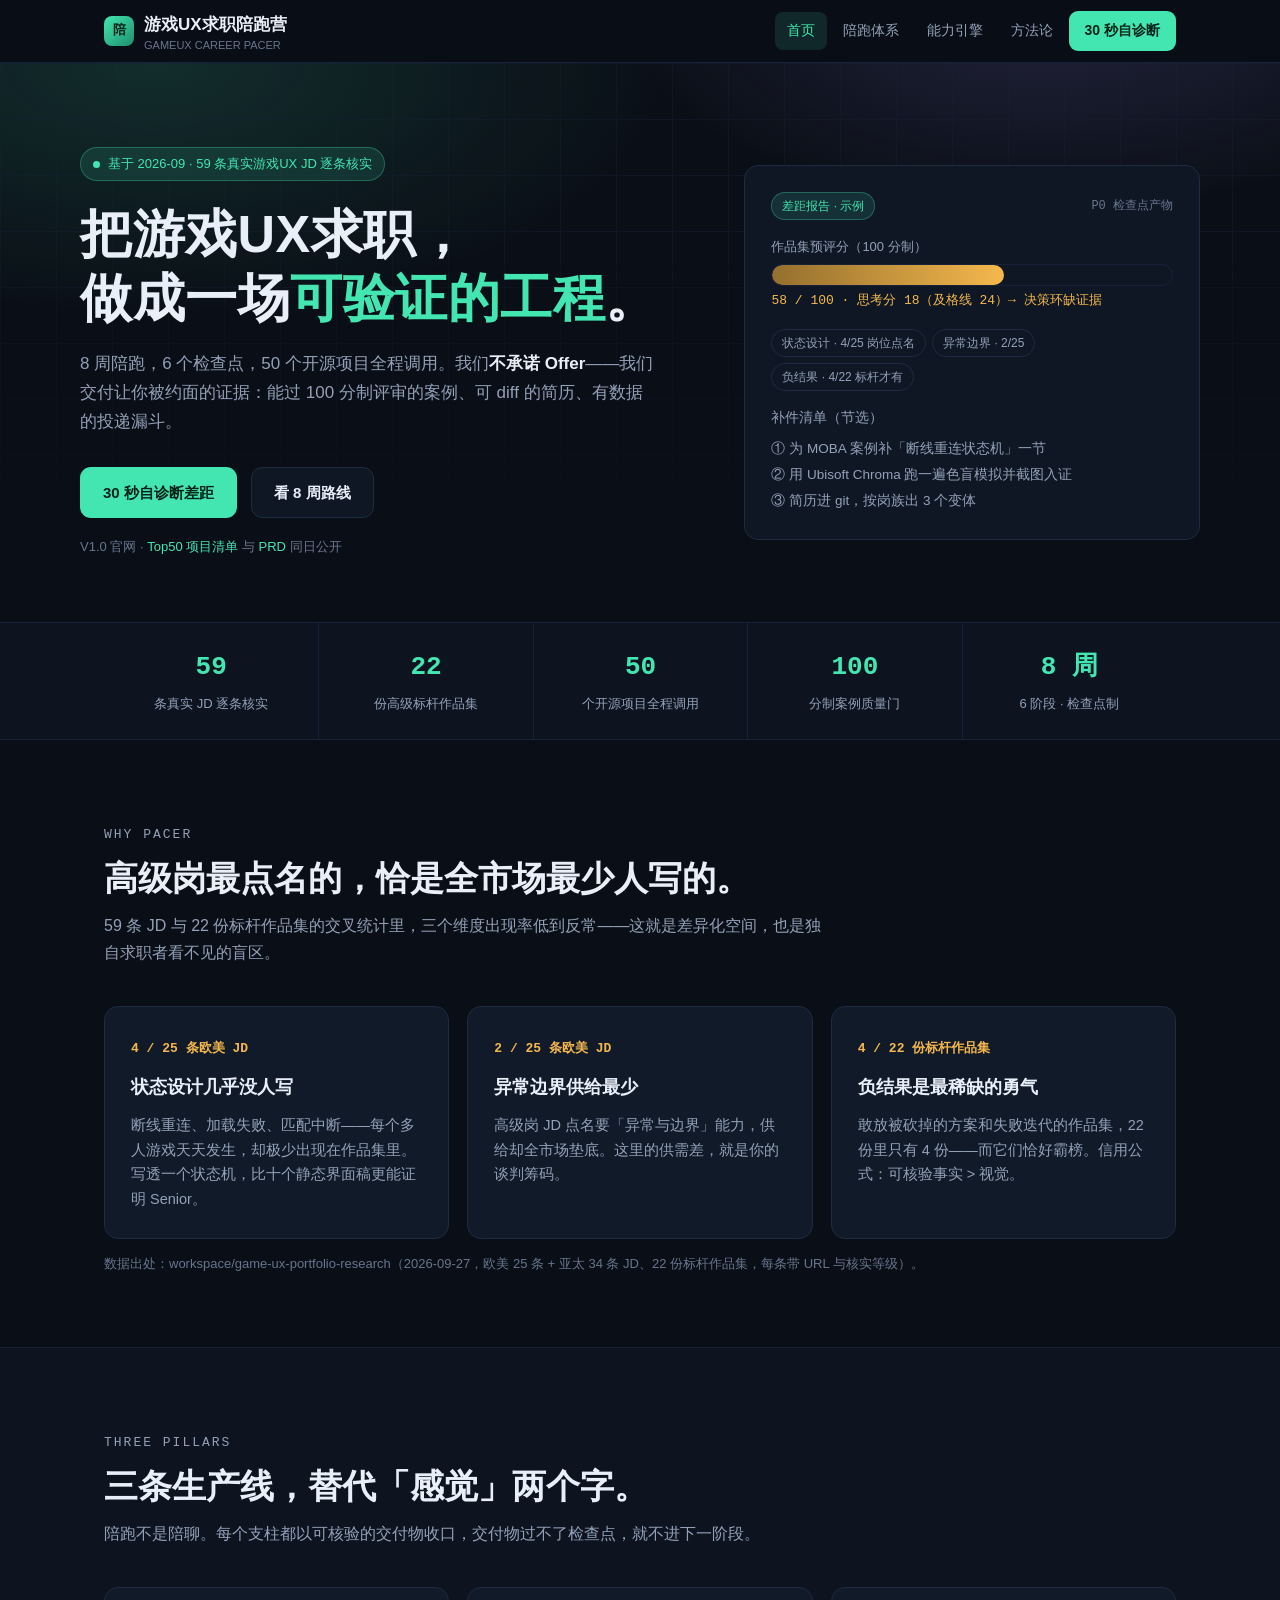
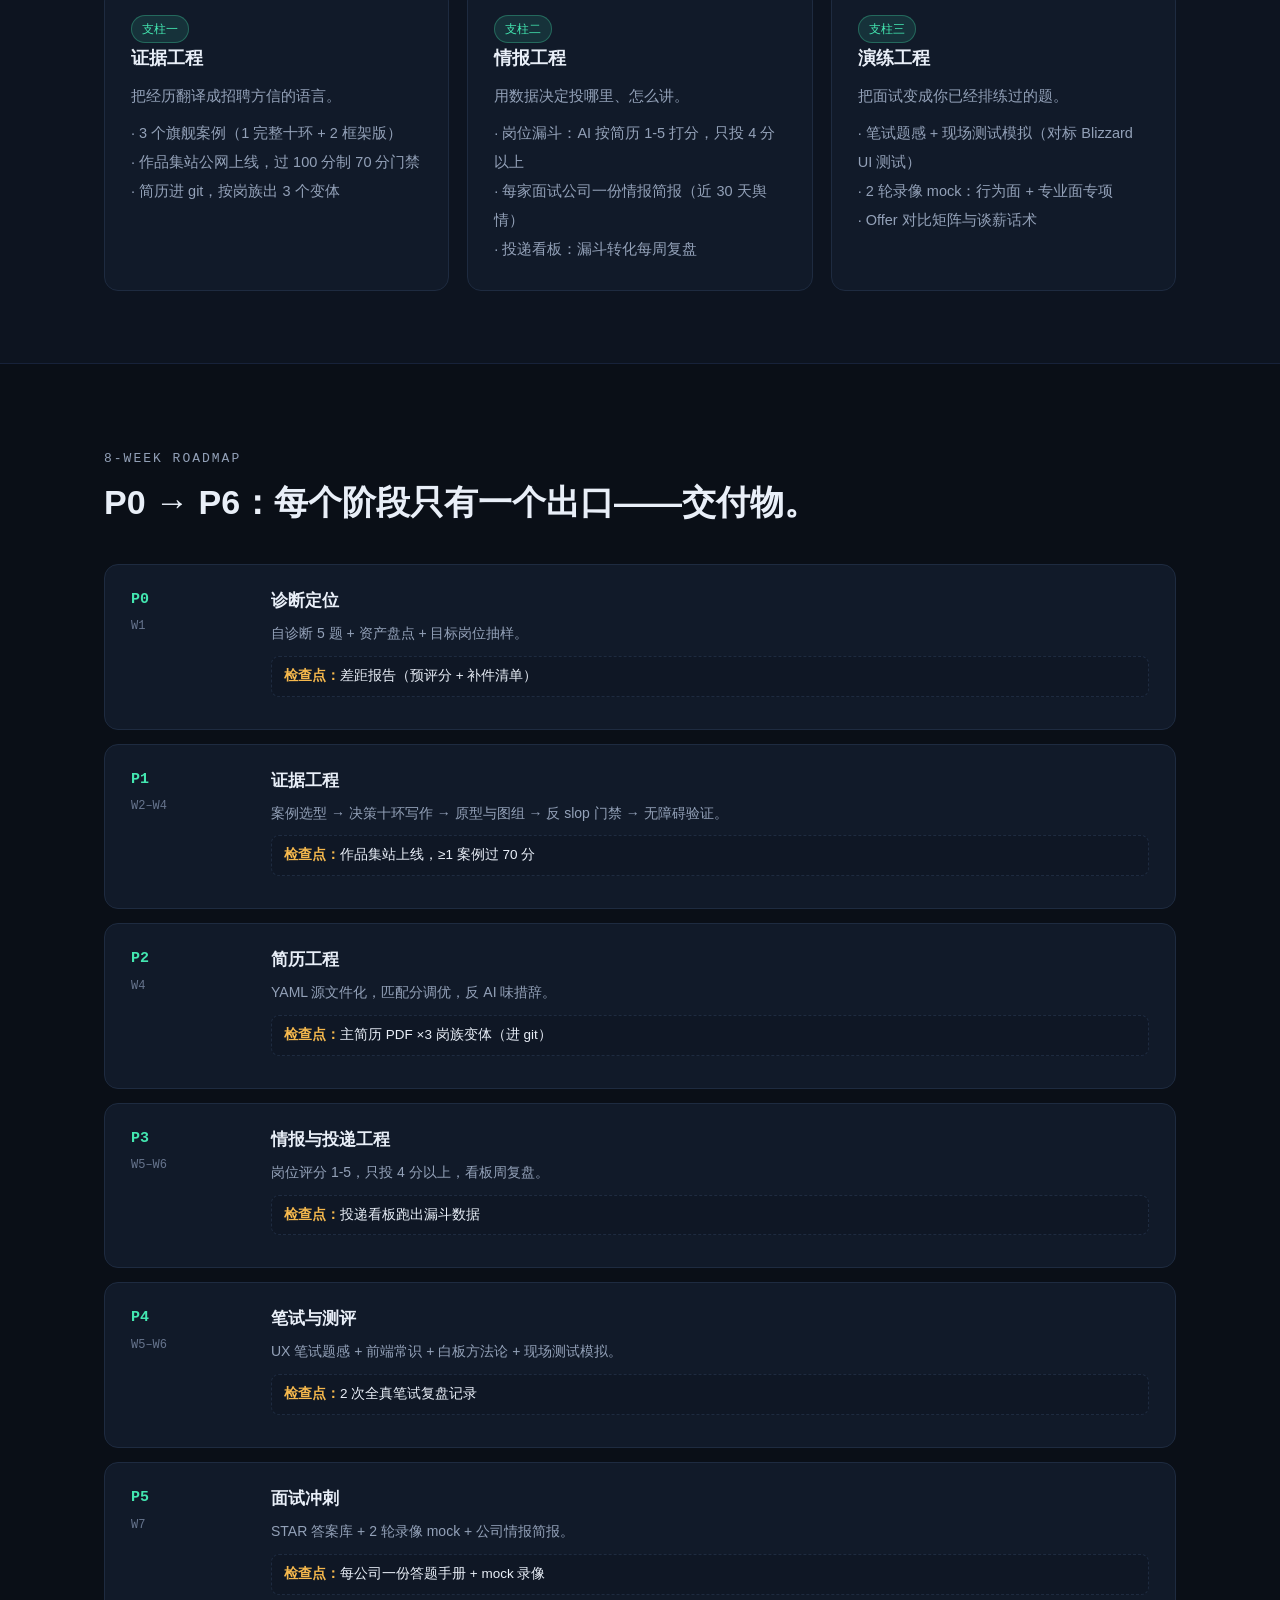
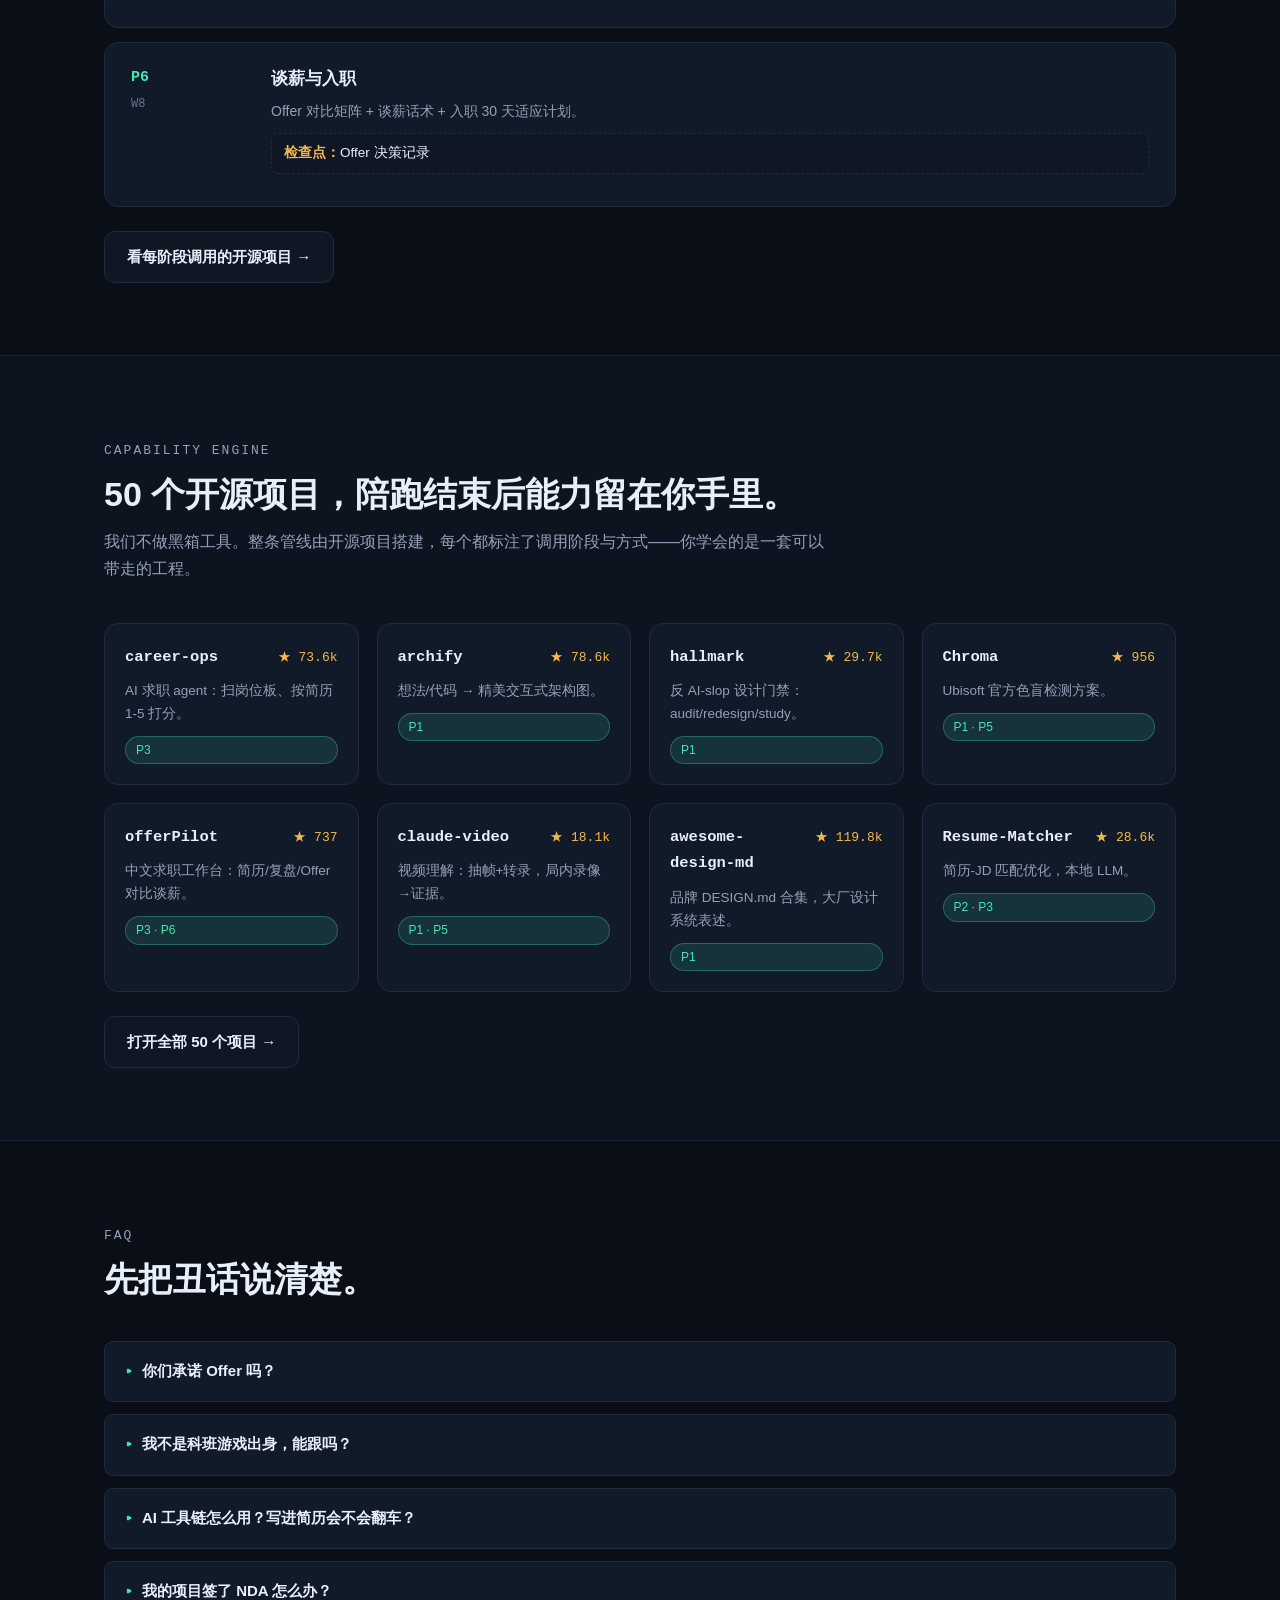
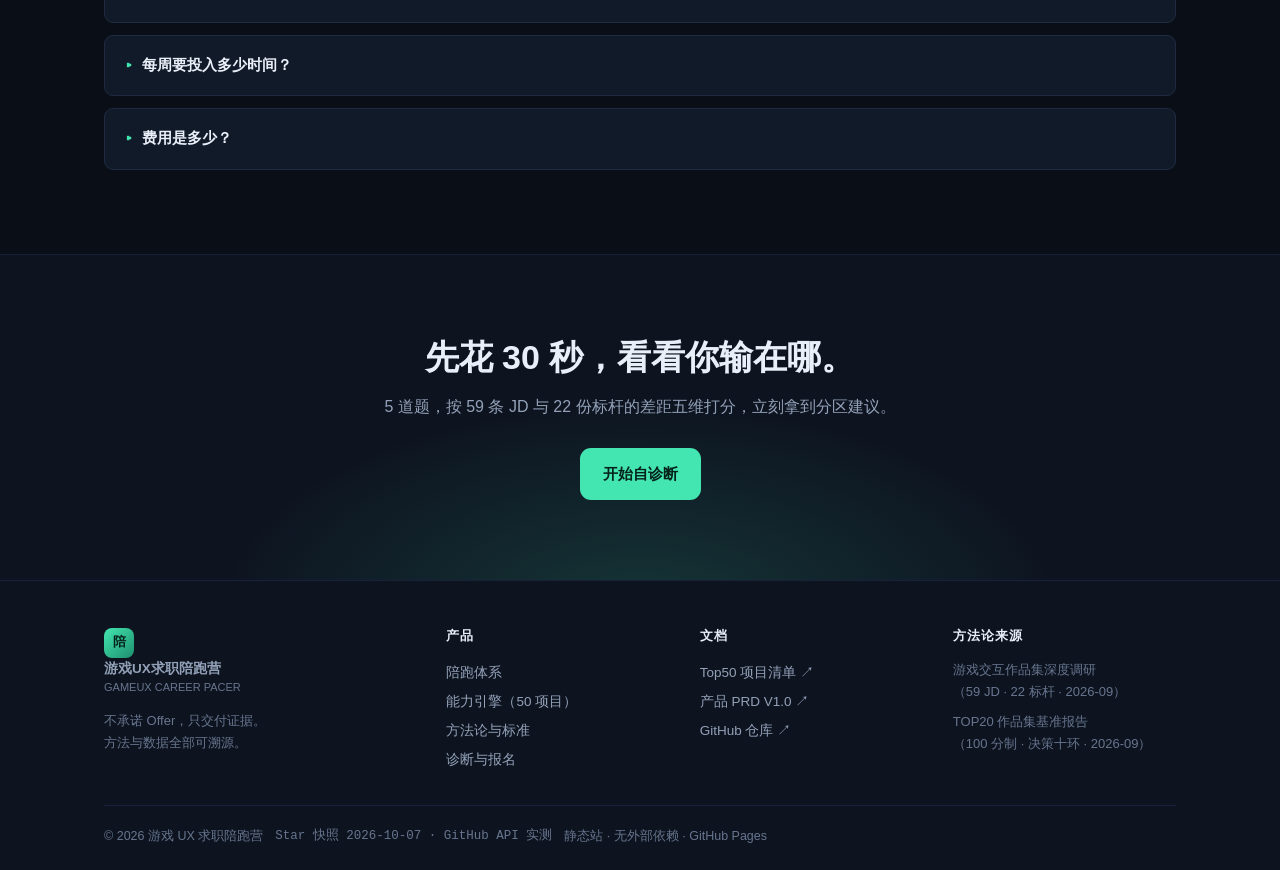
<file: index.html>
<!DOCTYPE html>
<html lang="zh-CN">
<head>
<meta charset="UTF-8">
<meta name="viewport" content="width=device-width, initial-scale=1.0">
<title>游戏UX求职陪跑营 · 把求职做成一场可验证的工程</title>
<meta name="description" content="用 59 条真实 JD、22 份标杆作品集和 50 个开源项目，8 周跑完游戏UX求职的 6 个检查点。不承诺 Offer，只交付让你被约面的证据。">
<link rel="stylesheet" href="assets/style.css">
</head>
<body>
<a class="skip" href="#main">跳到主要内容</a>

<header class="nav">
  <div class="wrap nav-inner">
    <a class="brand" href="index.html">
      <span class="brand-mark">陪</span>
      <span>游戏UX求职陪跑营<small>GAMEUX CAREER PACER</small></span>
    </a>
    <nav class="nav-links" aria-label="主导航">
      <a class="on" href="index.html">首页</a>
      <a href="program.html">陪跑体系</a>
      <a href="toolkit.html">能力引擎</a>
      <a href="method.html">方法论</a>
      <a class="nav-cta" href="apply.html">30 秒自诊断</a>
    </nav>
    <button class="nav-toggle" aria-expanded="false" aria-controls="navMenu">菜单</button>
  </div>
  <nav class="nav-menu" id="navMenu" aria-label="移动端导航">
    <a class="on" href="index.html">首页</a>
    <a href="program.html">陪跑体系</a>
    <a href="toolkit.html">能力引擎</a>
    <a href="method.html">方法论</a>
    <a href="apply.html">诊断与报名</a>
  </nav>
</header>

<main id="main">
  <!-- Hero -->
  <div class="hero">
    <div class="wrap hero-inner">
      <div>
        <span class="eyebrow"><span class="dot"></span>基于 2026-09 · 59 条真实游戏UX JD 逐条核实</span>
        <h1>把游戏UX求职，<br>做成一场<span class="hl">可验证的工程</span>。</h1>
        <p class="hero-sub">8 周陪跑，6 个检查点，50 个开源项目全程调用。我们<strong>不承诺 Offer</strong>——我们交付让你被约面的证据：能过 100 分制评审的案例、可 diff 的简历、有数据的投递漏斗。</p>
        <div class="hero-actions">
          <a class="btn btn-primary" href="apply.html">30 秒自诊断差距</a>
          <a class="btn btn-ghost" href="program.html">看 8 周路线</a>
        </div>
        <p class="hero-note">V1.0 官网 · <a href="https://github.com/wulinjun007/gameux-career-coach/blob/main/docs/Top50-GitHub项目清单-2026-10-07.md">Top50 项目清单</a> 与 <a href="https://github.com/wulinjun007/gameux-career-coach/blob/main/docs/PRD-游戏UX求职陪跑营-V1.0.md">PRD</a> 同日公开</p>
      </div>
      <div class="hero-visual" aria-label="差距报告示例">
        <div class="card" style="background:var(--card-2)">
          <div style="display:flex;align-items:center;gap:10px;margin-bottom:16px">
            <span class="chip chip-acc">差距报告 · 示例</span>
            <span class="stars" style="margin-left:auto;font-family:var(--mono);font-size:12px;color:var(--dim)">P0 检查点产物</span>
          </div>
          <p style="font-size:13px;color:var(--muted);margin-bottom:6px">作品集预评分（100 分制）</p>
          <div class="bar-track" style="margin-bottom:4px"><div class="bar-fill mid" style="width:58%"></div></div>
          <p style="font-family:var(--mono);font-size:13px;color:var(--gold);margin-bottom:16px">58 / 100 · 思考分 18（及格线 24）→ 决策环缺证据</p>
          <div class="chips" style="margin-bottom:16px">
            <span class="chip">状态设计 · 4/25 岗位点名</span>
            <span class="chip">异常边界 · 2/25</span>
            <span class="chip">负结果 · 4/22 标杆才有</span>
          </div>
          <p style="font-size:13.5px;color:var(--muted);margin-bottom:6px">补件清单（节选）</p>
          <p style="font-size:13.5px;line-height:1.9">
            ① 为 MOBA 案例补「断线重连状态机」一节<br>
            ② 用 Ubisoft Chroma 跑一遍色盲模拟并截图入证<br>
            ③ 简历进 git，按岗族出 3 个变体
          </p>
        </div>
      </div>
    </div>
  </div>

  <!-- 数据带 -->
  <div class="band">
    <div class="wrap band-inner">
      <div class="stat"><b>59</b><span>条真实 JD 逐条核实</span></div>
      <div class="stat"><b>22</b><span>份高级标杆作品集</span></div>
      <div class="stat"><b>50</b><span>个开源项目全程调用</span></div>
      <div class="stat"><b>100</b><span>分制案例质量门</span></div>
      <div class="stat"><b>8 周</b><span>6 阶段 · 检查点制</span></div>
    </div>
  </div>

  <!-- 痛点 -->
  <section class="sec">
    <div class="wrap">
      <div class="sec-head">
        <p class="kicker">WHY PACER</p>
        <h2>高级岗最点名的，恰是全市场最少人写的。</h2>
        <p>59 条 JD 与 22 份标杆作品集的交叉统计里，三个维度出现率低到反常——这就是差异化空间，也是独自求职者看不见的盲区。</p>
      </div>
      <div class="grid g3">
        <div class="card">
          <span class="num-tag">4 / 25 条欧美 JD</span>
          <h3>状态设计几乎没人写</h3>
          <p>断线重连、加载失败、匹配中断——每个多人游戏天天发生，却极少出现在作品集里。写透一个状态机，比十个静态界面稿更能证明 Senior。</p>
        </div>
        <div class="card">
          <span class="num-tag">2 / 25 条欧美 JD</span>
          <h3>异常边界供给最少</h3>
          <p>高级岗 JD 点名要「异常与边界」能力，供给却全市场垫底。这里的供需差，就是你的谈判筹码。</p>
        </div>
        <div class="card">
          <span class="num-tag">4 / 22 份标杆作品集</span>
          <h3>负结果是最稀缺的勇气</h3>
          <p>敢放被砍掉的方案和失败迭代的作品集，22 份里只有 4 份——而它们恰好霸榜。信用公式：可核验事实 &gt; 视觉。</p>
        </div>
      </div>
      <p class="foot-note">数据出处：workspace/game-ux-portfolio-research（2026-09-27，欧美 25 条 + 亚太 34 条 JD、22 份标杆作品集，每条带 URL 与核实等级）。</p>
    </div>
  </section>

  <!-- 三支柱 -->
  <section class="sec" style="background:var(--bg-soft)">
    <div class="wrap">
      <div class="sec-head">
        <p class="kicker">THREE PILLARS</p>
        <h2>三条生产线，替代「感觉」两个字。</h2>
        <p>陪跑不是陪聊。每个支柱都以可核验的交付物收口，交付物过不了检查点，就不进下一阶段。</p>
      </div>
      <div class="grid g3">
        <div class="card">
          <span class="chip chip-acc">支柱一</span>
          <h3>证据工程</h3>
          <p>把经历翻译成招聘方信的语言。</p>
          <p style="margin-top:10px;line-height:2">· 3 个旗舰案例（1 完整十环 + 2 框架版）<br>· 作品集站公网上线，过 100 分制 70 分门禁<br>· 简历进 git，按岗族出 3 个变体</p>
        </div>
        <div class="card">
          <span class="chip chip-acc">支柱二</span>
          <h3>情报工程</h3>
          <p>用数据决定投哪里、怎么讲。</p>
          <p style="margin-top:10px;line-height:2">· 岗位漏斗：AI 按简历 1-5 打分，只投 4 分以上<br>· 每家面试公司一份情报简报（近 30 天舆情）<br>· 投递看板：漏斗转化每周复盘</p>
        </div>
        <div class="card">
          <span class="chip chip-acc">支柱三</span>
          <h3>演练工程</h3>
          <p>把面试变成你已经排练过的题。</p>
          <p style="margin-top:10px;line-height:2">· 笔试题感 + 现场测试模拟（对标 Blizzard UI 测试）<br>· 2 轮录像 mock：行为面 + 专业面专项<br>· Offer 对比矩阵与谈薪话术</p>
        </div>
      </div>
    </div>
  </section>

  <!-- 阶段预览 -->
  <section class="sec">
    <div class="wrap">
      <div class="sec-head">
        <p class="kicker">8-WEEK ROADMAP</p>
        <h2>P0 → P6：每个阶段只有一个出口——交付物。</h2>
      </div>
      <div class="timeline">
        <div class="stage"><div class="stage-key">P0<small>W1</small></div><div><h3>诊断定位</h3><p>自诊断 5 题 + 资产盘点 + 目标岗位抽样。</p><div class="deliver"><b>检查点：</b>差距报告（预评分 + 补件清单）</div></div></div>
        <div class="stage"><div class="stage-key">P1<small>W2–W4</small></div><div><h3>证据工程</h3><p>案例选型 → 决策十环写作 → 原型与图组 → 反 slop 门禁 → 无障碍验证。</p><div class="deliver"><b>检查点：</b>作品集站上线，≥1 案例过 70 分</div></div></div>
        <div class="stage"><div class="stage-key">P2<small>W4</small></div><div><h3>简历工程</h3><p>YAML 源文件化，匹配分调优，反 AI 味措辞。</p><div class="deliver"><b>检查点：</b>主简历 PDF ×3 岗族变体（进 git）</div></div></div>
        <div class="stage"><div class="stage-key">P3<small>W5–W6</small></div><div><h3>情报与投递工程</h3><p>岗位评分 1-5，只投 4 分以上，看板周复盘。</p><div class="deliver"><b>检查点：</b>投递看板跑出漏斗数据</div></div></div>
        <div class="stage"><div class="stage-key">P4<small>W5–W6</small></div><div><h3>笔试与测评</h3><p>UX 笔试题感 + 前端常识 + 白板方法论 + 现场测试模拟。</p><div class="deliver"><b>检查点：</b>2 次全真笔试复盘记录</div></div></div>
        <div class="stage"><div class="stage-key">P5<small>W7</small></div><div><h3>面试冲刺</h3><p>STAR 答案库 + 2 轮录像 mock + 公司情报简报。</p><div class="deliver"><b>检查点：</b>每公司一份答题手册 + mock 录像</div></div></div>
        <div class="stage"><div class="stage-key">P6<small>W8</small></div><div><h3>谈薪与入职</h3><p>Offer 对比矩阵 + 谈薪话术 + 入职 30 天适应计划。</p><div class="deliver"><b>检查点：</b>Offer 决策记录</div></div></div>
      </div>
      <p style="margin-top:24px"><a class="btn btn-ghost" href="program.html">看每阶段调用的开源项目 →</a></p>
    </div>
  </section>

  <!-- 工具链预览 -->
  <section class="sec" style="background:var(--bg-soft)">
    <div class="wrap">
      <div class="sec-head">
        <p class="kicker">CAPABILITY ENGINE</p>
        <h2>50 个开源项目，陪跑结束后能力留在你手里。</h2>
        <p>我们不做黑箱工具。整条管线由开源项目搭建，每个都标注了调用阶段与方式——你学会的是一套可以带走的工程。</p>
      </div>
      <div class="grid g4">
        <div class="proj"><div class="proj-top"><h3>career-ops</h3><span class="stars">★ 73.6k</span></div><p class="desc">AI 求职 agent：扫岗位板、按简历 1-5 打分。</p><span class="chip chip-acc">P3</span></div>
        <div class="proj"><div class="proj-top"><h3>archify</h3><span class="stars">★ 78.6k</span></div><p class="desc">想法/代码 → 精美交互式架构图。</p><span class="chip chip-acc">P1</span></div>
        <div class="proj"><div class="proj-top"><h3>hallmark</h3><span class="stars">★ 29.7k</span></div><p class="desc">反 AI-slop 设计门禁：audit/redesign/study。</p><span class="chip chip-acc">P1</span></div>
        <div class="proj"><div class="proj-top"><h3>Chroma</h3><span class="stars">★ 956</span></div><p class="desc">Ubisoft 官方色盲检测方案。</p><span class="chip chip-acc">P1 · P5</span></div>
        <div class="proj"><div class="proj-top"><h3>offerPilot</h3><span class="stars">★ 737</span></div><p class="desc">中文求职工作台：简历/复盘/Offer 对比谈薪。</p><span class="chip chip-acc">P3 · P6</span></div>
        <div class="proj"><div class="proj-top"><h3>claude-video</h3><span class="stars">★ 18.1k</span></div><p class="desc">视频理解：抽帧+转录，局内录像→证据。</p><span class="chip chip-acc">P1 · P5</span></div>
        <div class="proj"><div class="proj-top"><h3>awesome-design-md</h3><span class="stars">★ 119.8k</span></div><p class="desc">品牌 DESIGN.md 合集，大厂设计系统表述。</p><span class="chip chip-acc">P1</span></div>
        <div class="proj"><div class="proj-top"><h3>Resume-Matcher</h3><span class="stars">★ 28.6k</span></div><p class="desc">简历-JD 匹配优化，本地 LLM。</p><span class="chip chip-acc">P2 · P3</span></div>
      </div>
      <p style="margin-top:24px"><a class="btn btn-ghost" href="toolkit.html">打开全部 50 个项目 →</a></p>
    </div>
  </section>

  <!-- FAQ -->
  <section class="sec">
    <div class="wrap">
      <div class="sec-head">
        <p class="kicker">FAQ</p>
        <h2>先把丑话说清楚。</h2>
      </div>
      <div class="faq">
        <details>
          <summary>你们承诺 Offer 吗？</summary>
          <p>不承诺。我们承诺的是过程质量：每个检查点的交付物、每份材料的评分记录。所有销售材料明示这一点；退款规则按未完成检查点比例写入协议。凡是承诺 Offer 的求职服务，建议你先问它敢不敢把标准写出来。</p>
        </details>
        <details>
          <summary>我不是科班游戏出身，能跟吗？</summary>
          <p>可以。P0 会先判断你属于三类画像（在校/转行/在职）中的哪一类：转行画像重点补游戏设计语言与案例转译，配套 magictools、awesome-game-design 等知识库与 8 周阅读计划；你的 App/B 端经验经「状态/边界/负结果」转译后反而是差异化素材。</p>
        </details>
        <details>
          <summary>AI 工具链怎么用？写进简历会不会翻车？</summary>
          <p>2026 年亚太 JD 已把 AI 提效写入要求（网易点名 claude/codex，腾讯「AI 直生原型优先」）——不会用才是风险。陪跑中每个工具调用都留证据卡（输入/输出/时间戳），既进案例的决策十环，也写成简历里可盘问的「AI 提效工作流」，面试深挖反而加分。</p>
        </details>
        <details>
          <summary>我的项目签了 NDA 怎么办？</summary>
          <p>NDA 项目正是多数在职学员的主弹药。P1 内置脱敏策略：改游戏名、重绘关键帧、只写决策过程不泄露数值与未发布内容——TOP20 基准里高级作品集的通行做法。具体边界以你签的协议为准，我们提供模板但法律风险自担。</p>
        </details>
        <details>
          <summary>每周要投入多少时间？</summary>
          <p>在职画像按每周 10–12 小时设计（P1 两周最重，可顺延）；在校画像建议 20 小时以上，可以把 P1 做满。检查点允许按周顺延，不允许跳过。</p>
        </details>
        <details>
          <summary>费用是多少？</summary>
          <p>自学版（方法论 + 50 项目工具链 + 自查表）长期免费。陪跑版按期开营，1v1 版限量——具体定价以当期公告为准，框架见 PRD §9。本官网即为自学版的第一份教材。</p>
        </details>
      </div>
    </div>
  </section>

  <!-- CTA -->
  <div class="cta-band">
    <div class="wrap">
      <h2>先花 30 秒，看看你输在哪。</h2>
      <p>5 道题，按 59 条 JD 与 22 份标杆的差距五维打分，立刻拿到分区建议。</p>
      <a class="btn btn-primary" href="apply.html">开始自诊断</a>
    </div>
  </div>
</main>

<footer>
  <div class="wrap">
    <div class="foot-grid">
      <div>
        <a class="brand" href="index.html" style="margin-bottom:14px">
          <span class="brand-mark">陪</span>
          <span>游戏UX求职陪跑营<small>GAMEUX CAREER PACER</small></span>
        </a>
        <p>不承诺 Offer，只交付证据。<br>方法与数据全部可溯源。</p>
      </div>
      <div>
        <h4>产品</h4>
        <a href="program.html">陪跑体系</a>
        <a href="toolkit.html">能力引擎（50 项目）</a>
        <a href="method.html">方法论与标准</a>
        <a href="apply.html">诊断与报名</a>
      </div>
      <div>
        <h4>文档</h4>
        <a href="https://github.com/wulinjun007/gameux-career-coach/blob/main/docs/Top50-GitHub项目清单-2026-10-07.md">Top50 项目清单 ↗</a>
        <a href="https://github.com/wulinjun007/gameux-career-coach/blob/main/docs/PRD-游戏UX求职陪跑营-V1.0.md">产品 PRD V1.0 ↗</a>
        <a href="https://github.com/wulinjun007/gameux-career-coach">GitHub 仓库 ↗</a>
      </div>
      <div>
        <h4>方法论来源</h4>
        <p>游戏交互作品集深度调研<br>（59 JD · 22 标杆 · 2026-09）</p>
        <p style="margin-top:8px">TOP20 作品集基准报告<br>（100 分制 · 决策十环 · 2026-09）</p>
      </div>
    </div>
    <div class="foot-base">
      <span>© <span id="yr">2026</span> 游戏 UX 求职陪跑营</span>
      <span class="mono">Star 快照 2026-10-07 · GitHub API 实测</span>
      <span>静态站 · 无外部依赖 · GitHub Pages</span>
    </div>
  </div>
</footer>

<script src="assets/app.js"></script>
</body>
</html>
</file>
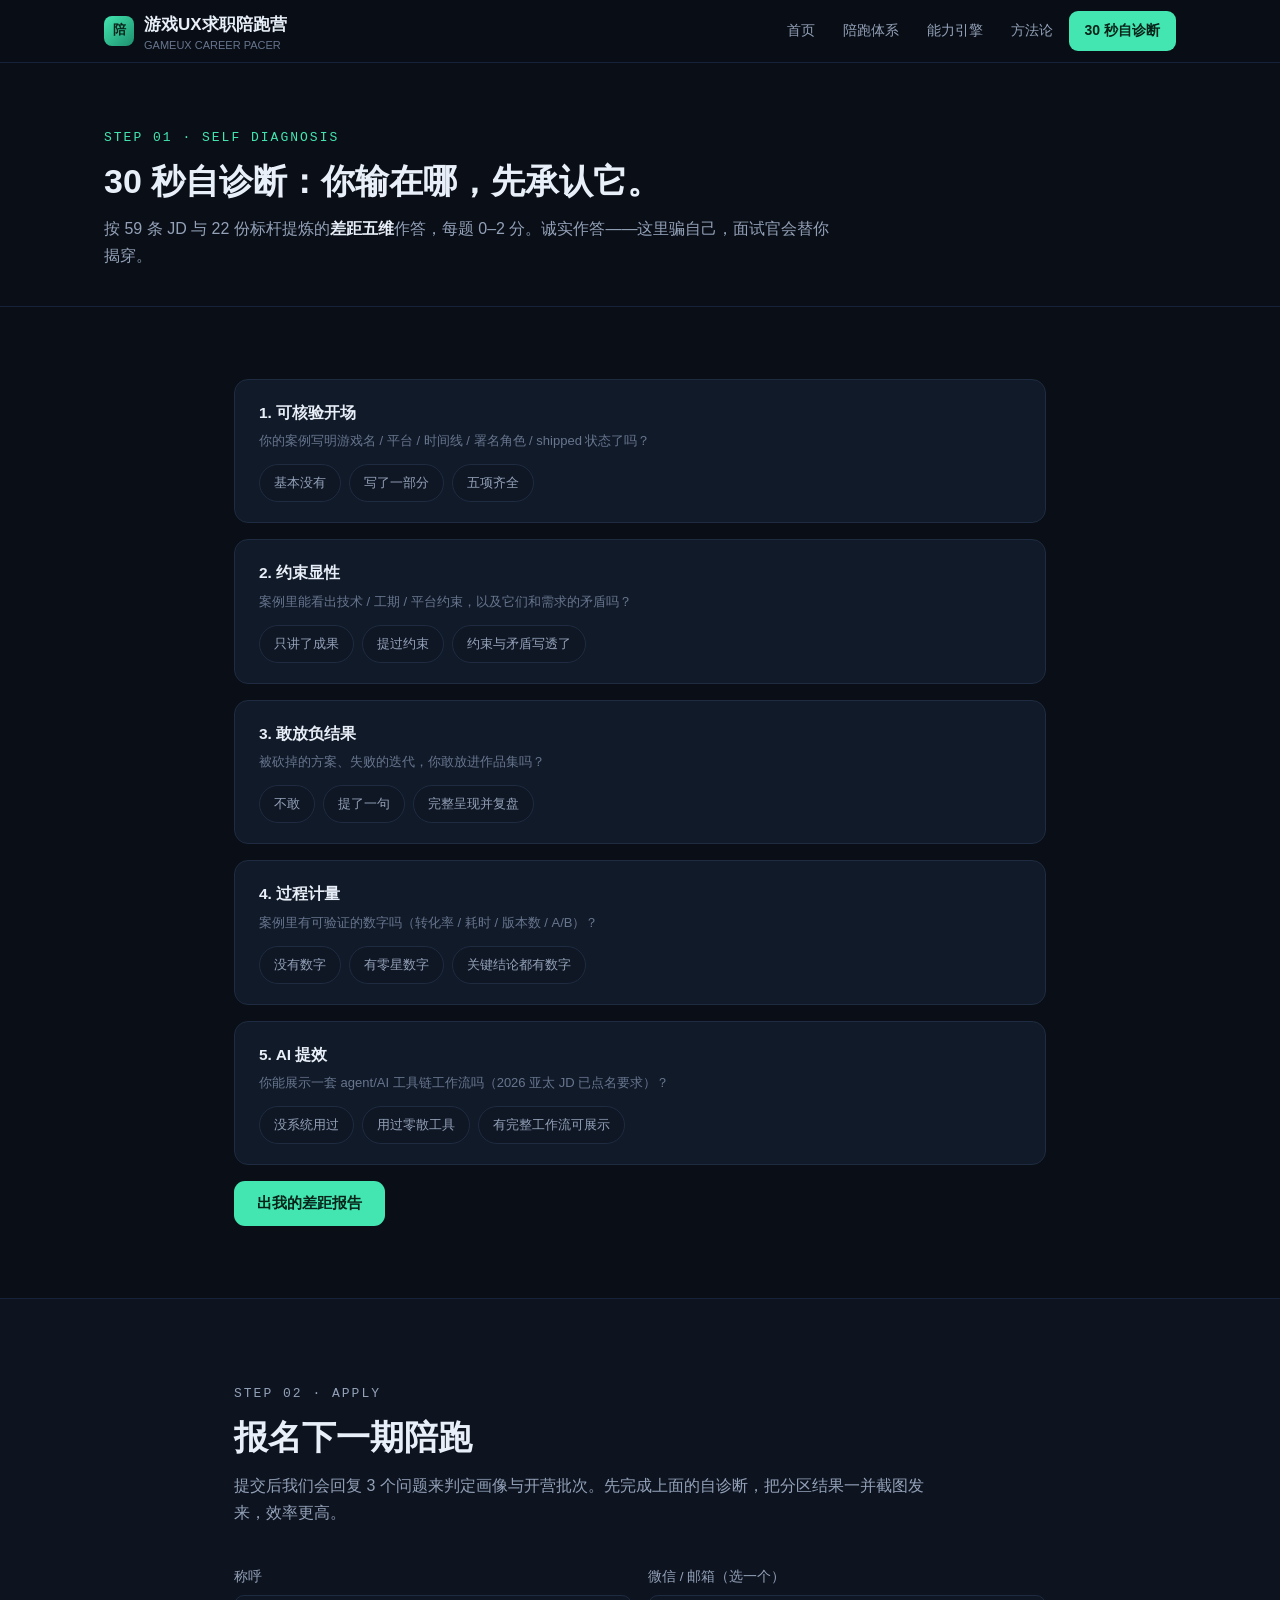
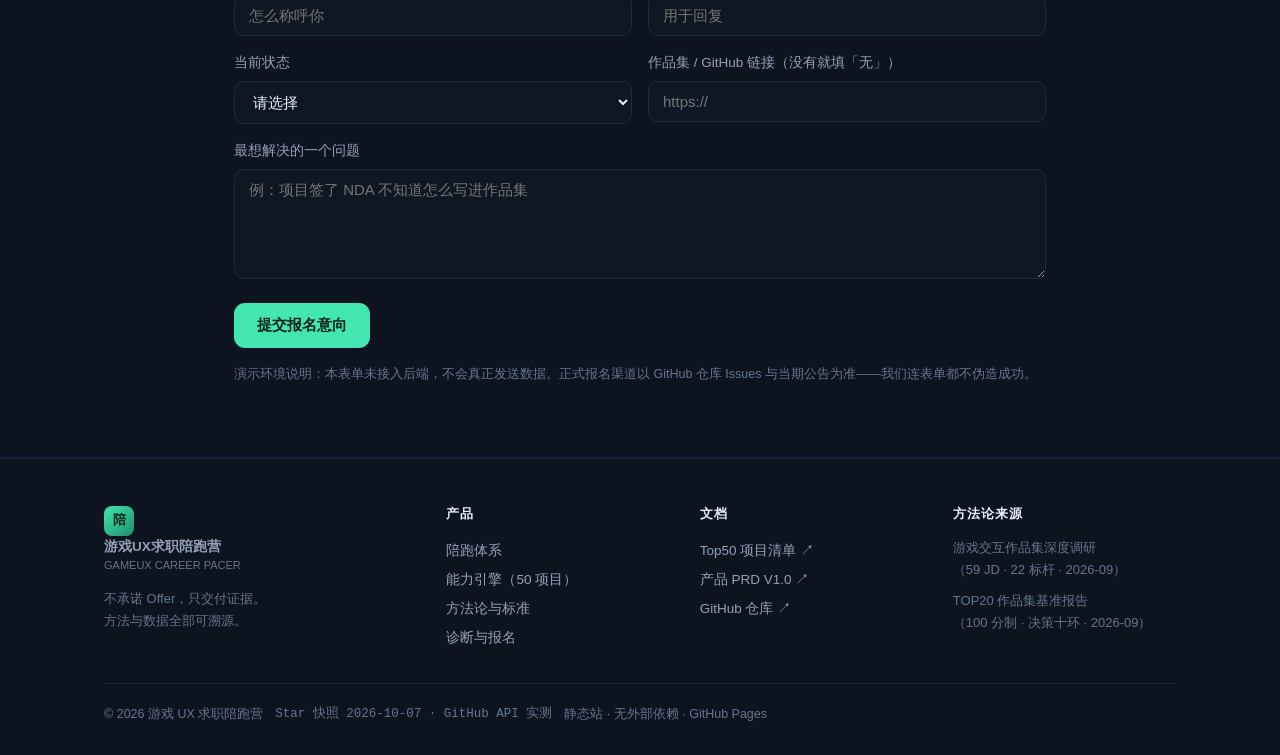
<file: apply.html>
<!DOCTYPE html>
<html lang="zh-CN">
<head>
<meta charset="UTF-8">
<meta name="viewport" content="width=device-width, initial-scale=1.0">
<title>30 秒自诊断 · 报名 — 游戏UX求职陪跑营</title>
<meta name="description" content="5 道题按差距五维（可核验开场/约束显性/负结果/过程计量/AI 提效）打分，立刻拿到分区建议与 8 周路线入口。">
<link rel="stylesheet" href="assets/style.css">
</head>
<body>
<a class="skip" href="#main">跳到主要内容</a>

<header class="nav">
  <div class="wrap nav-inner">
    <a class="brand" href="index.html">
      <span class="brand-mark">陪</span>
      <span>游戏UX求职陪跑营<small>GAMEUX CAREER PACER</small></span>
    </a>
    <nav class="nav-links" aria-label="主导航">
      <a href="index.html">首页</a>
      <a href="program.html">陪跑体系</a>
      <a href="toolkit.html">能力引擎</a>
      <a href="method.html">方法论</a>
      <a class="nav-cta" href="apply.html">30 秒自诊断</a>
    </nav>
    <button class="nav-toggle" aria-expanded="false" aria-controls="navMenu">菜单</button>
  </div>
  <nav class="nav-menu" id="navMenu" aria-label="移动端导航">
    <a href="index.html">首页</a>
    <a href="program.html">陪跑体系</a>
    <a href="toolkit.html">能力引擎</a>
    <a href="method.html">方法论</a>
    <a class="on" href="apply.html">诊断与报名</a>
  </nav>
</header>

<main id="main">
  <section class="sec" style="border-bottom:1px solid var(--line-soft);padding:64px 0 36px">
    <div class="wrap">
      <p class="kicker">STEP 01 · SELF DIAGNOSIS</p>
      <h2>30 秒自诊断：你输在哪，先承认它。</h2>
      <p style="color:var(--muted);margin-top:12px;max-width:46em">按 59 条 JD 与 22 份标杆提炼的<strong style="color:var(--text)">差距五维</strong>作答，每题 0–2 分。诚实作答——这里骗自己，面试官会替你揭穿。</p>
    </div>
  </section>

  <section class="sec">
    <div class="wrap" style="max-width:860px">
      <form class="diag" id="diagForm" novalidate>
        <div class="q">
          <h3>1. 可核验开场</h3>
          <p>你的案例写明游戏名 / 平台 / 时间线 / 署名角色 / shipped 状态了吗？</p>
          <div class="opts" role="radiogroup" aria-label="可核验开场评分">
            <span class="opt"><input type="radio" name="q1" id="q1a" value="0"><label for="q1a">基本没有</label></span>
            <span class="opt"><input type="radio" name="q1" id="q1b" value="1"><label for="q1b">写了一部分</label></span>
            <span class="opt"><input type="radio" name="q1" id="q1c" value="2"><label for="q1c">五项齐全</label></span>
          </div>
        </div>
        <div class="q">
          <h3>2. 约束显性</h3>
          <p>案例里能看出技术 / 工期 / 平台约束，以及它们和需求的矛盾吗？</p>
          <div class="opts" role="radiogroup" aria-label="约束显性评分">
            <span class="opt"><input type="radio" name="q2" id="q2a" value="0"><label for="q2a">只讲了成果</label></span>
            <span class="opt"><input type="radio" name="q2" id="q2b" value="1"><label for="q2b">提过约束</label></span>
            <span class="opt"><input type="radio" name="q2" id="q2c" value="2"><label for="q2c">约束与矛盾写透了</label></span>
          </div>
        </div>
        <div class="q">
          <h3>3. 敢放负结果</h3>
          <p>被砍掉的方案、失败的迭代，你敢放进作品集吗？</p>
          <div class="opts" role="radiogroup" aria-label="负结果评分">
            <span class="opt"><input type="radio" name="q3" id="q3a" value="0"><label for="q3a">不敢</label></span>
            <span class="opt"><input type="radio" name="q3" id="q3b" value="1"><label for="q3b">提了一句</label></span>
            <span class="opt"><input type="radio" name="q3" id="q3c" value="2"><label for="q3c">完整呈现并复盘</label></span>
          </div>
        </div>
        <div class="q">
          <h3>4. 过程计量</h3>
          <p>案例里有可验证的数字吗（转化率 / 耗时 / 版本数 / A/B）？</p>
          <div class="opts" role="radiogroup" aria-label="过程计量评分">
            <span class="opt"><input type="radio" name="q4" id="q4a" value="0"><label for="q4a">没有数字</label></span>
            <span class="opt"><input type="radio" name="q4" id="q4b" value="1"><label for="q4b">有零星数字</label></span>
            <span class="opt"><input type="radio" name="q4" id="q4c" value="2"><label for="q4c">关键结论都有数字</label></span>
          </div>
        </div>
        <div class="q">
          <h3>5. AI 提效</h3>
          <p>你能展示一套 agent/AI 工具链工作流吗（2026 亚太 JD 已点名要求）？</p>
          <div class="opts" role="radiogroup" aria-label="AI 提效评分">
            <span class="opt"><input type="radio" name="q5" id="q5a" value="0"><label for="q5a">没系统用过</label></span>
            <span class="opt"><input type="radio" name="q5" id="q5b" value="1"><label for="q5b">用过零散工具</label></span>
            <span class="opt"><input type="radio" name="q5" id="q5c" value="2"><label for="q5c">有完整工作流可展示</label></span>
          </div>
        </div>
        <p class="diag-hint" hidden style="color:var(--danger);font-size:14px">还有题目没答完——5 题都要选才能出结果。</p>
        <div><button class="btn btn-primary" type="submit">出我的差距报告</button></div>
      </form>
      <div class="diag-result" id="diagOut" hidden style="margin-top:24px" aria-live="polite"></div>
    </div>
  </section>

  <!-- 报名 -->
  <section class="sec" style="background:var(--bg-soft)">
    <div class="wrap" style="max-width:860px">
      <div class="sec-head">
        <p class="kicker">STEP 02 · APPLY</p>
        <h2>报名下一期陪跑</h2>
        <p>提交后我们会回复 3 个问题来判定画像与开营批次。先完成上面的自诊断，把分区结果一并截图发来，效率更高。</p>
      </div>
      <form class="form" id="applyForm" novalidate>
        <div class="grid g2" style="gap:16px">
          <div class="field"><label for="fName">称呼</label><input id="fName" name="name" type="text" placeholder="怎么称呼你" autocomplete="name"></div>
          <div class="field"><label for="fContact">微信 / 邮箱（选一个）</label><input id="fContact" name="contact" type="text" placeholder="用于回复"></div>
        </div>
        <div class="grid g2" style="gap:16px">
          <div class="field">
            <label for="fStage">当前状态</label>
            <select id="fStage" name="stage">
              <option value="">请选择</option>
              <option>在校 / 应届</option>
              <option>泛 UX 转行游戏</option>
              <option>在职跳槽</option>
              <option>出海 / 远程方向</option>
            </select>
          </div>
          <div class="field"><label for="fLink">作品集 / GitHub 链接（没有就填「无」）</label><input id="fLink" name="link" type="url" placeholder="https://"></div>
        </div>
        <div class="field"><label for="fMsg">最想解决的一个问题</label><textarea id="fMsg" name="msg" placeholder="例：项目签了 NDA 不知道怎么写进作品集"></textarea></div>
        <div class="form-actions"><button class="btn btn-primary" type="submit">提交报名意向</button></div>
        <p class="form-note">演示环境说明：本表单未接入后端，不会真正发送数据。正式报名渠道以 GitHub 仓库 Issues 与当期公告为准——我们连表单都不伪造成功。</p>
        <div class="form-done" id="formDone" hidden>
          <b>已收到（演示态）。</b>这只是一个静态演示环境，表单没有真的提交。正式报名请到
          <a href="https://github.com/wulinjun007/gameux-career-coach/issues">GitHub 仓库 Issues ↗</a> 开帖，附上自诊断结果。
        </div>
      </form>
    </div>
  </section>
</main>

<footer>
  <div class="wrap">
    <div class="foot-grid">
      <div>
        <a class="brand" href="index.html" style="margin-bottom:14px">
          <span class="brand-mark">陪</span>
          <span>游戏UX求职陪跑营<small>GAMEUX CAREER PACER</small></span>
        </a>
        <p>不承诺 Offer，只交付证据。<br>方法与数据全部可溯源。</p>
      </div>
      <div>
        <h4>产品</h4>
        <a href="program.html">陪跑体系</a>
        <a href="toolkit.html">能力引擎（50 项目）</a>
        <a href="method.html">方法论与标准</a>
        <a href="apply.html">诊断与报名</a>
      </div>
      <div>
        <h4>文档</h4>
        <a href="https://github.com/wulinjun007/gameux-career-coach/blob/main/docs/Top50-GitHub项目清单-2026-10-07.md">Top50 项目清单 ↗</a>
        <a href="https://github.com/wulinjun007/gameux-career-coach/blob/main/docs/PRD-游戏UX求职陪跑营-V1.0.md">产品 PRD V1.0 ↗</a>
        <a href="https://github.com/wulinjun007/gameux-career-coach">GitHub 仓库 ↗</a>
      </div>
      <div>
        <h4>方法论来源</h4>
        <p>游戏交互作品集深度调研<br>（59 JD · 22 标杆 · 2026-09）</p>
        <p style="margin-top:8px">TOP20 作品集基准报告<br>（100 分制 · 决策十环 · 2026-09）</p>
      </div>
    </div>
    <div class="foot-base">
      <span>© <span id="yr">2026</span> 游戏 UX 求职陪跑营</span>
      <span class="mono">Star 快照 2026-10-07 · GitHub API 实测</span>
      <span>静态站 · 无外部依赖 · GitHub Pages</span>
    </div>
  </div>
</footer>

<script src="assets/app.js"></script>
</body>
</html>
</file>
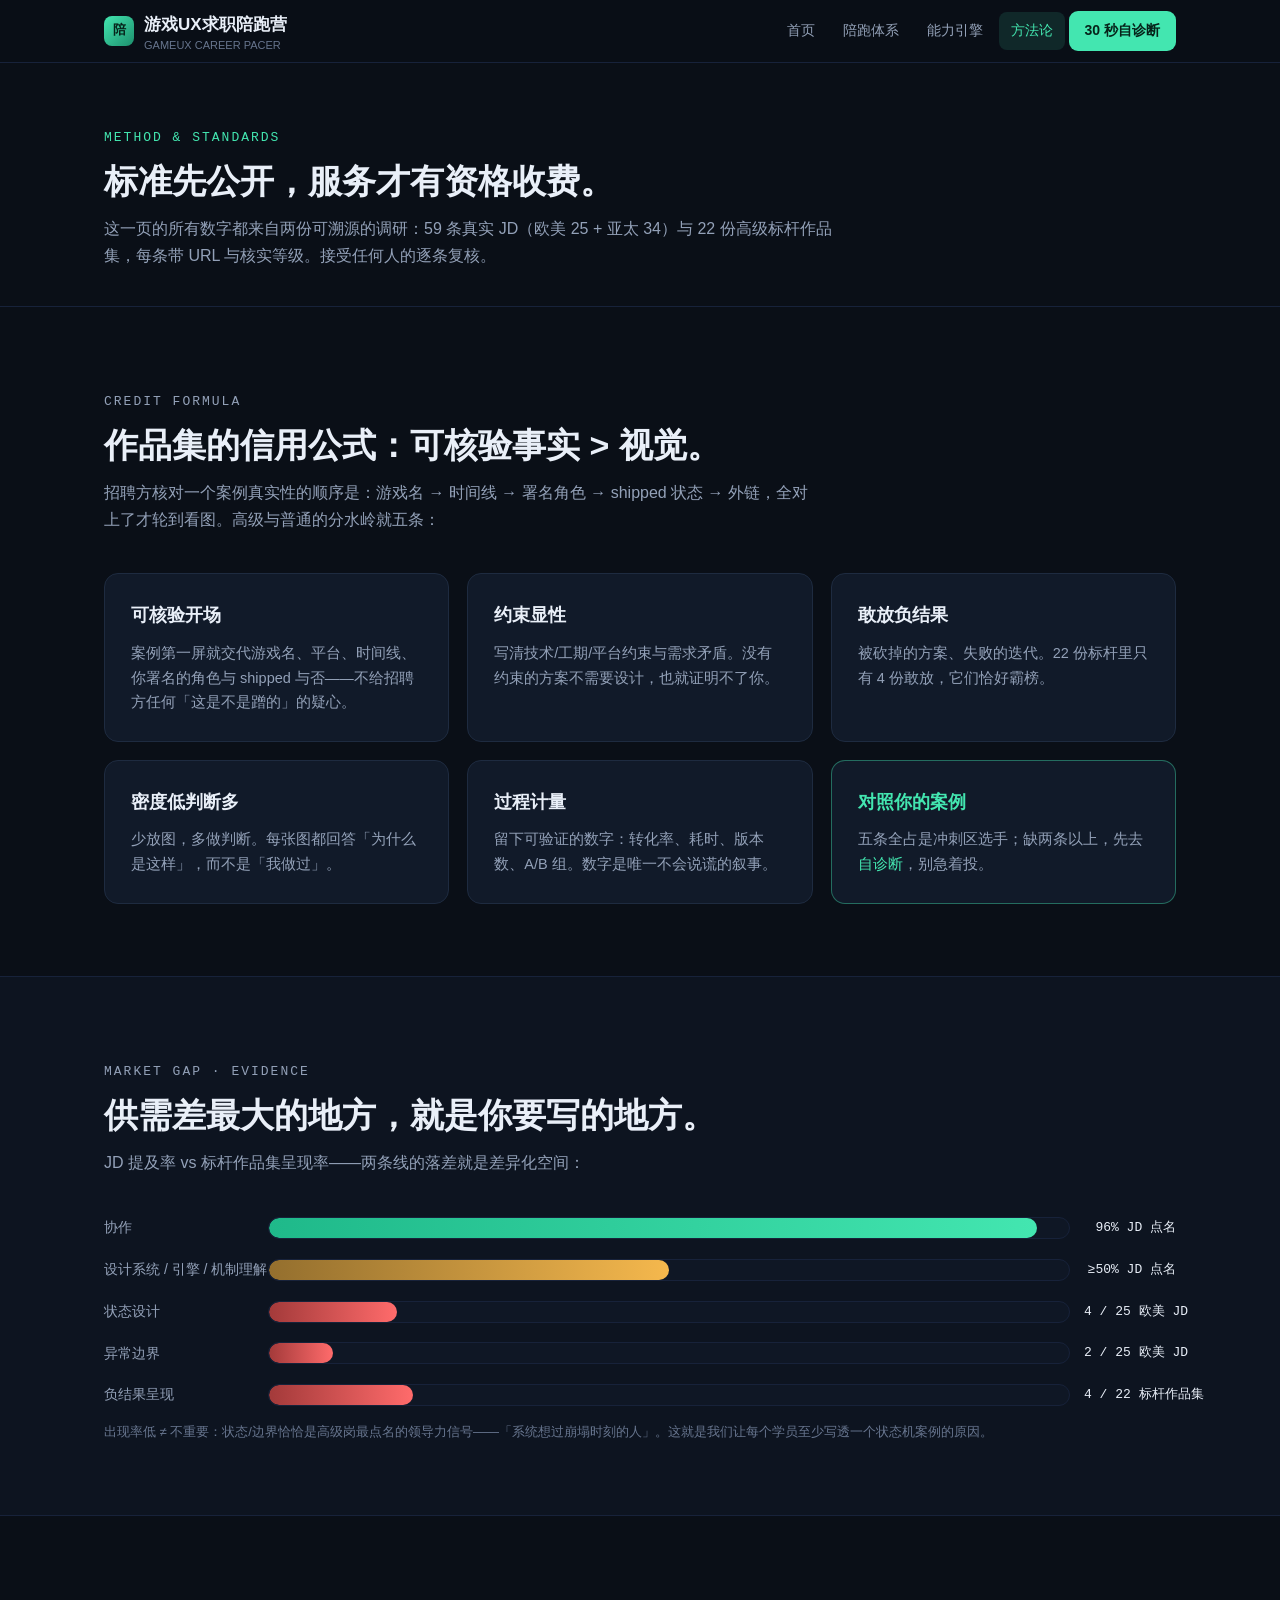
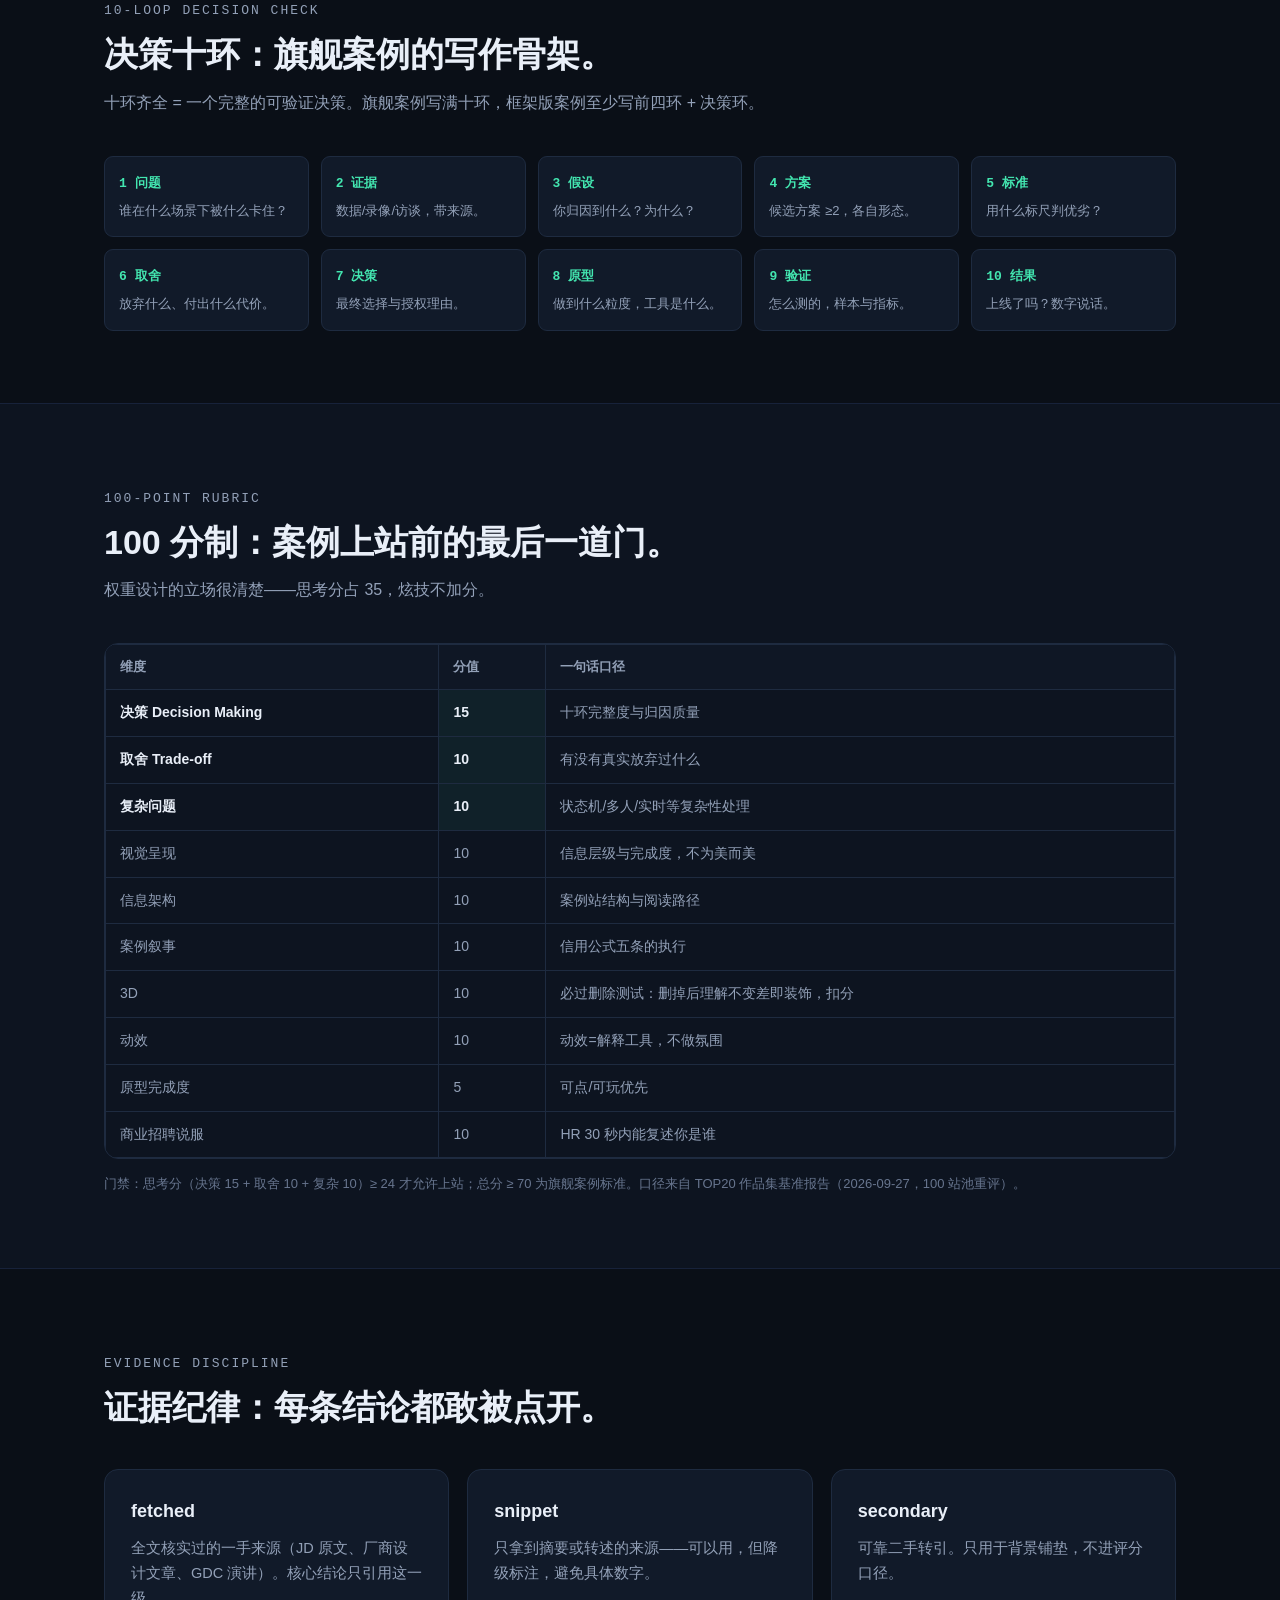
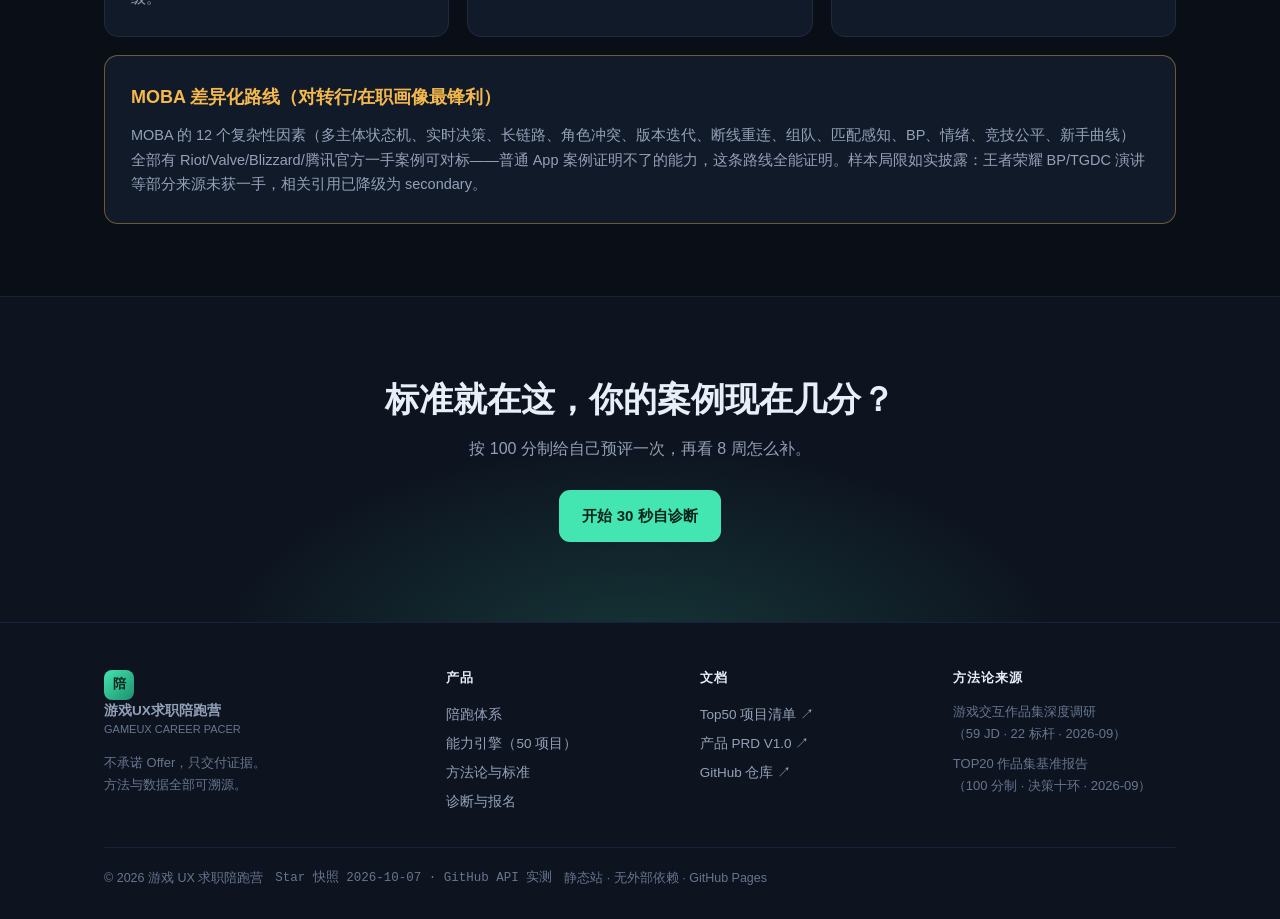
<file: method.html>
<!DOCTYPE html>
<html lang="zh-CN">
<head>
<meta charset="UTF-8">
<meta name="viewport" content="width=device-width, initial-scale=1.0">
<title>方法论与标准 — 游戏UX求职陪跑营</title>
<meta name="description" content="信用公式、决策十环、100 分制评分表与市场空白证据——陪跑营全部标准来自 59 条真实 JD 与 22 份标杆作品集的逐条核实，可溯源。">
<link rel="stylesheet" href="assets/style.css">
</head>
<body>
<a class="skip" href="#main">跳到主要内容</a>

<header class="nav">
  <div class="wrap nav-inner">
    <a class="brand" href="index.html">
      <span class="brand-mark">陪</span>
      <span>游戏UX求职陪跑营<small>GAMEUX CAREER PACER</small></span>
    </a>
    <nav class="nav-links" aria-label="主导航">
      <a href="index.html">首页</a>
      <a href="program.html">陪跑体系</a>
      <a href="toolkit.html">能力引擎</a>
      <a class="on" href="method.html">方法论</a>
      <a class="nav-cta" href="apply.html">30 秒自诊断</a>
    </nav>
    <button class="nav-toggle" aria-expanded="false" aria-controls="navMenu">菜单</button>
  </div>
  <nav class="nav-menu" id="navMenu" aria-label="移动端导航">
    <a href="index.html">首页</a>
    <a href="program.html">陪跑体系</a>
    <a href="toolkit.html">能力引擎</a>
    <a class="on" href="method.html">方法论</a>
    <a href="apply.html">诊断与报名</a>
  </nav>
</header>

<main id="main">
  <section class="sec" style="border-bottom:1px solid var(--line-soft);padding:64px 0 36px">
    <div class="wrap">
      <p class="kicker">METHOD &amp; STANDARDS</p>
      <h2>标准先公开，服务才有资格收费。</h2>
      <p style="color:var(--muted);margin-top:12px;max-width:46em">这一页的所有数字都来自两份可溯源的调研：59 条真实 JD（欧美 25 + 亚太 34）与 22 份高级标杆作品集，每条带 URL 与核实等级。接受任何人的逐条复核。</p>
    </div>
  </section>

  <!-- 信用公式 -->
  <section class="sec">
    <div class="wrap">
      <div class="sec-head">
        <p class="kicker">CREDIT FORMULA</p>
        <h2>作品集的信用公式：可核验事实 &gt; 视觉。</h2>
        <p>招聘方核对一个案例真实性的顺序是：游戏名 → 时间线 → 署名角色 → shipped 状态 → 外链，全对上了才轮到看图。高级与普通的分水岭就五条：</p>
      </div>
      <div class="grid g3">
        <div class="card"><h3>可核验开场</h3><p>案例第一屏就交代游戏名、平台、时间线、你署名的角色与 shipped 与否——不给招聘方任何「这是不是蹭的」的疑心。</p></div>
        <div class="card"><h3>约束显性</h3><p>写清技术/工期/平台约束与需求矛盾。没有约束的方案不需要设计，也就证明不了你。</p></div>
        <div class="card"><h3>敢放负结果</h3><p>被砍掉的方案、失败的迭代。22 份标杆里只有 4 份敢放，它们恰好霸榜。</p></div>
        <div class="card"><h3>密度低判断多</h3><p>少放图，多做判断。每张图都回答「为什么是这样」，而不是「我做过」。</p></div>
        <div class="card"><h3>过程计量</h3><p>留下可验证的数字：转化率、耗时、版本数、A/B 组。数字是唯一不会说谎的叙事。</p></div>
        <div class="card" style="border-color:rgba(67,230,176,.4)"><h3 style="color:var(--acc)">对照你的案例</h3><p>五条全占是冲刺区选手；缺两条以上，先去 <a href="apply.html">自诊断</a>，别急着投。</p></div>
      </div>
    </div>
  </section>

  <!-- 市场空白 -->
  <section class="sec" style="background:var(--bg-soft)">
    <div class="wrap">
      <div class="sec-head">
        <p class="kicker">MARKET GAP · EVIDENCE</p>
        <h2>供需差最大的地方，就是你要写的地方。</h2>
        <p>JD 提及率 vs 标杆作品集呈现率——两条线的落差就是差异化空间：</p>
      </div>
      <div class="bars">
        <div class="bar-row"><span class="label">协作</span><div class="bar-track"><div class="bar-fill" style="width:96%"></div></div><span class="bar-val">96% JD 点名</span></div>
        <div class="bar-row"><span class="label">设计系统 / 引擎 / 机制理解</span><div class="bar-track"><div class="bar-fill mid" style="width:50%"></div></div><span class="bar-val">≥50% JD 点名</span></div>
        <div class="bar-row"><span class="label">状态设计</span><div class="bar-track"><div class="bar-fill low" style="width:16%"></div></div><span class="bar-val">4 / 25 欧美 JD</span></div>
        <div class="bar-row"><span class="label">异常边界</span><div class="bar-track"><div class="bar-fill low" style="width:8%"></div></div><span class="bar-val">2 / 25 欧美 JD</span></div>
        <div class="bar-row"><span class="label">负结果呈现</span><div class="bar-track"><div class="bar-fill low" style="width:18%"></div></div><span class="bar-val">4 / 22 标杆作品集</span></div>
      </div>
      <p class="foot-note">出现率低 ≠ 不重要：状态/边界恰恰是高级岗最点名的领导力信号——「系统想过崩塌时刻的人」。这就是我们让每个学员至少写透一个状态机案例的原因。</p>
    </div>
  </section>

  <!-- 决策十环 -->
  <section class="sec">
    <div class="wrap">
      <div class="sec-head">
        <p class="kicker">10-LOOP DECISION CHECK</p>
        <h2>决策十环：旗舰案例的写作骨架。</h2>
        <p>十环齐全 = 一个完整的可验证决策。旗舰案例写满十环，框架版案例至少写前四环 + 决策环。</p>
      </div>
      <div class="loop-grid">
        <div class="loop"><b>1 问题</b><span>谁在什么场景下被什么卡住？</span></div>
        <div class="loop"><b>2 证据</b><span>数据/录像/访谈，带来源。</span></div>
        <div class="loop"><b>3 假设</b><span>你归因到什么？为什么？</span></div>
        <div class="loop"><b>4 方案</b><span>候选方案 ≥2，各自形态。</span></div>
        <div class="loop"><b>5 标准</b><span>用什么标尺判优劣？</span></div>
        <div class="loop"><b>6 取舍</b><span>放弃什么、付出什么代价。</span></div>
        <div class="loop"><b>7 决策</b><span>最终选择与授权理由。</span></div>
        <div class="loop"><b>8 原型</b><span>做到什么粒度，工具是什么。</span></div>
        <div class="loop"><b>9 验证</b><span>怎么测的，样本与指标。</span></div>
        <div class="loop"><b>10 结果</b><span>上线了吗？数字说话。</span></div>
      </div>
    </div>
  </section>

  <!-- 100 分制 -->
  <section class="sec" style="background:var(--bg-soft)">
    <div class="wrap">
      <div class="sec-head">
        <p class="kicker">100-POINT RUBRIC</p>
        <h2>100 分制：案例上站前的最后一道门。</h2>
        <p>权重设计的立场很清楚——思考分占 35，炫技不加分。</p>
      </div>
      <div class="tbl-wrap">
        <table class="tbl">
          <thead><tr><th>维度</th><th>分值</th><th>一句话口径</th></tr></thead>
          <tbody>
            <tr><td><b>决策 Decision Making</b></td><td class="hl-col"><b>15</b></td><td>十环完整度与归因质量</td></tr>
            <tr><td><b>取舍 Trade-off</b></td><td class="hl-col"><b>10</b></td><td>有没有真实放弃过什么</td></tr>
            <tr><td><b>复杂问题</b></td><td class="hl-col"><b>10</b></td><td>状态机/多人/实时等复杂性处理</td></tr>
            <tr><td>视觉呈现</td><td>10</td><td>信息层级与完成度，不为美而美</td></tr>
            <tr><td>信息架构</td><td>10</td><td>案例站结构与阅读路径</td></tr>
            <tr><td>案例叙事</td><td>10</td><td>信用公式五条的执行</td></tr>
            <tr><td>3D</td><td>10</td><td>必过删除测试：删掉后理解不变差即装饰，扣分</td></tr>
            <tr><td>动效</td><td>10</td><td>动效=解释工具，不做氛围</td></tr>
            <tr><td>原型完成度</td><td>5</td><td>可点/可玩优先</td></tr>
            <tr><td>商业招聘说服</td><td>10</td><td>HR 30 秒内能复述你是谁</td></tr>
          </tbody>
        </table>
      </div>
      <p class="foot-note">门禁：思考分（决策 15 + 取舍 10 + 复杂 10）≥ 24 才允许上站；总分 ≥ 70 为旗舰案例标准。口径来自 TOP20 作品集基准报告（2026-09-27，100 站池重评）。</p>
    </div>
  </section>

  <!-- 证据纪律 -->
  <section class="sec">
    <div class="wrap">
      <div class="sec-head">
        <p class="kicker">EVIDENCE DISCIPLINE</p>
        <h2>证据纪律：每条结论都敢被点开。</h2>
      </div>
      <div class="grid g3">
        <div class="card"><h3>fetched</h3><p>全文核实过的一手来源（JD 原文、厂商设计文章、GDC 演讲）。核心结论只引用这一级。</p></div>
        <div class="card"><h3>snippet</h3><p>只拿到摘要或转述的来源——可以用，但降级标注，避免具体数字。</p></div>
        <div class="card"><h3>secondary</h3><p>可靠二手转引。只用于背景铺垫，不进评分口径。</p></div>
      </div>
      <div class="card" style="margin-top:18px;border-color:rgba(245,184,77,.4)">
        <h3 style="color:var(--gold)">MOBA 差异化路线（对转行/在职画像最锋利）</h3>
        <p>MOBA 的 12 个复杂性因素（多主体状态机、实时决策、长链路、角色冲突、版本迭代、断线重连、组队、匹配感知、BP、情绪、竞技公平、新手曲线）全部有 Riot/Valve/Blizzard/腾讯官方一手案例可对标——普通 App 案例证明不了的能力，这条路线全能证明。样本局限如实披露：王者荣耀 BP/TGDC 演讲等部分来源未获一手，相关引用已降级为 secondary。</p>
      </div>
    </div>
  </section>

  <div class="cta-band">
    <div class="wrap">
      <h2>标准就在这，你的案例现在几分？</h2>
      <p>按 100 分制给自己预评一次，再看 8 周怎么补。</p>
      <a class="btn btn-primary" href="apply.html">开始 30 秒自诊断</a>
    </div>
  </div>
</main>

<footer>
  <div class="wrap">
    <div class="foot-grid">
      <div>
        <a class="brand" href="index.html" style="margin-bottom:14px">
          <span class="brand-mark">陪</span>
          <span>游戏UX求职陪跑营<small>GAMEUX CAREER PACER</small></span>
        </a>
        <p>不承诺 Offer，只交付证据。<br>方法与数据全部可溯源。</p>
      </div>
      <div>
        <h4>产品</h4>
        <a href="program.html">陪跑体系</a>
        <a href="toolkit.html">能力引擎（50 项目）</a>
        <a href="method.html">方法论与标准</a>
        <a href="apply.html">诊断与报名</a>
      </div>
      <div>
        <h4>文档</h4>
        <a href="https://github.com/wulinjun007/gameux-career-coach/blob/main/docs/Top50-GitHub项目清单-2026-10-07.md">Top50 项目清单 ↗</a>
        <a href="https://github.com/wulinjun007/gameux-career-coach/blob/main/docs/PRD-游戏UX求职陪跑营-V1.0.md">产品 PRD V1.0 ↗</a>
        <a href="https://github.com/wulinjun007/gameux-career-coach">GitHub 仓库 ↗</a>
      </div>
      <div>
        <h4>方法论来源</h4>
        <p>游戏交互作品集深度调研<br>（59 JD · 22 标杆 · 2026-09）</p>
        <p style="margin-top:8px">TOP20 作品集基准报告<br>（100 分制 · 决策十环 · 2026-09）</p>
      </div>
    </div>
    <div class="foot-base">
      <span>© <span id="yr">2026</span> 游戏 UX 求职陪跑营</span>
      <span class="mono">Star 快照 2026-10-07 · GitHub API 实测</span>
      <span>静态站 · 无外部依赖 · GitHub Pages</span>
    </div>
  </div>
</footer>

<script src="assets/app.js"></script>
</body>
</html>
</file>
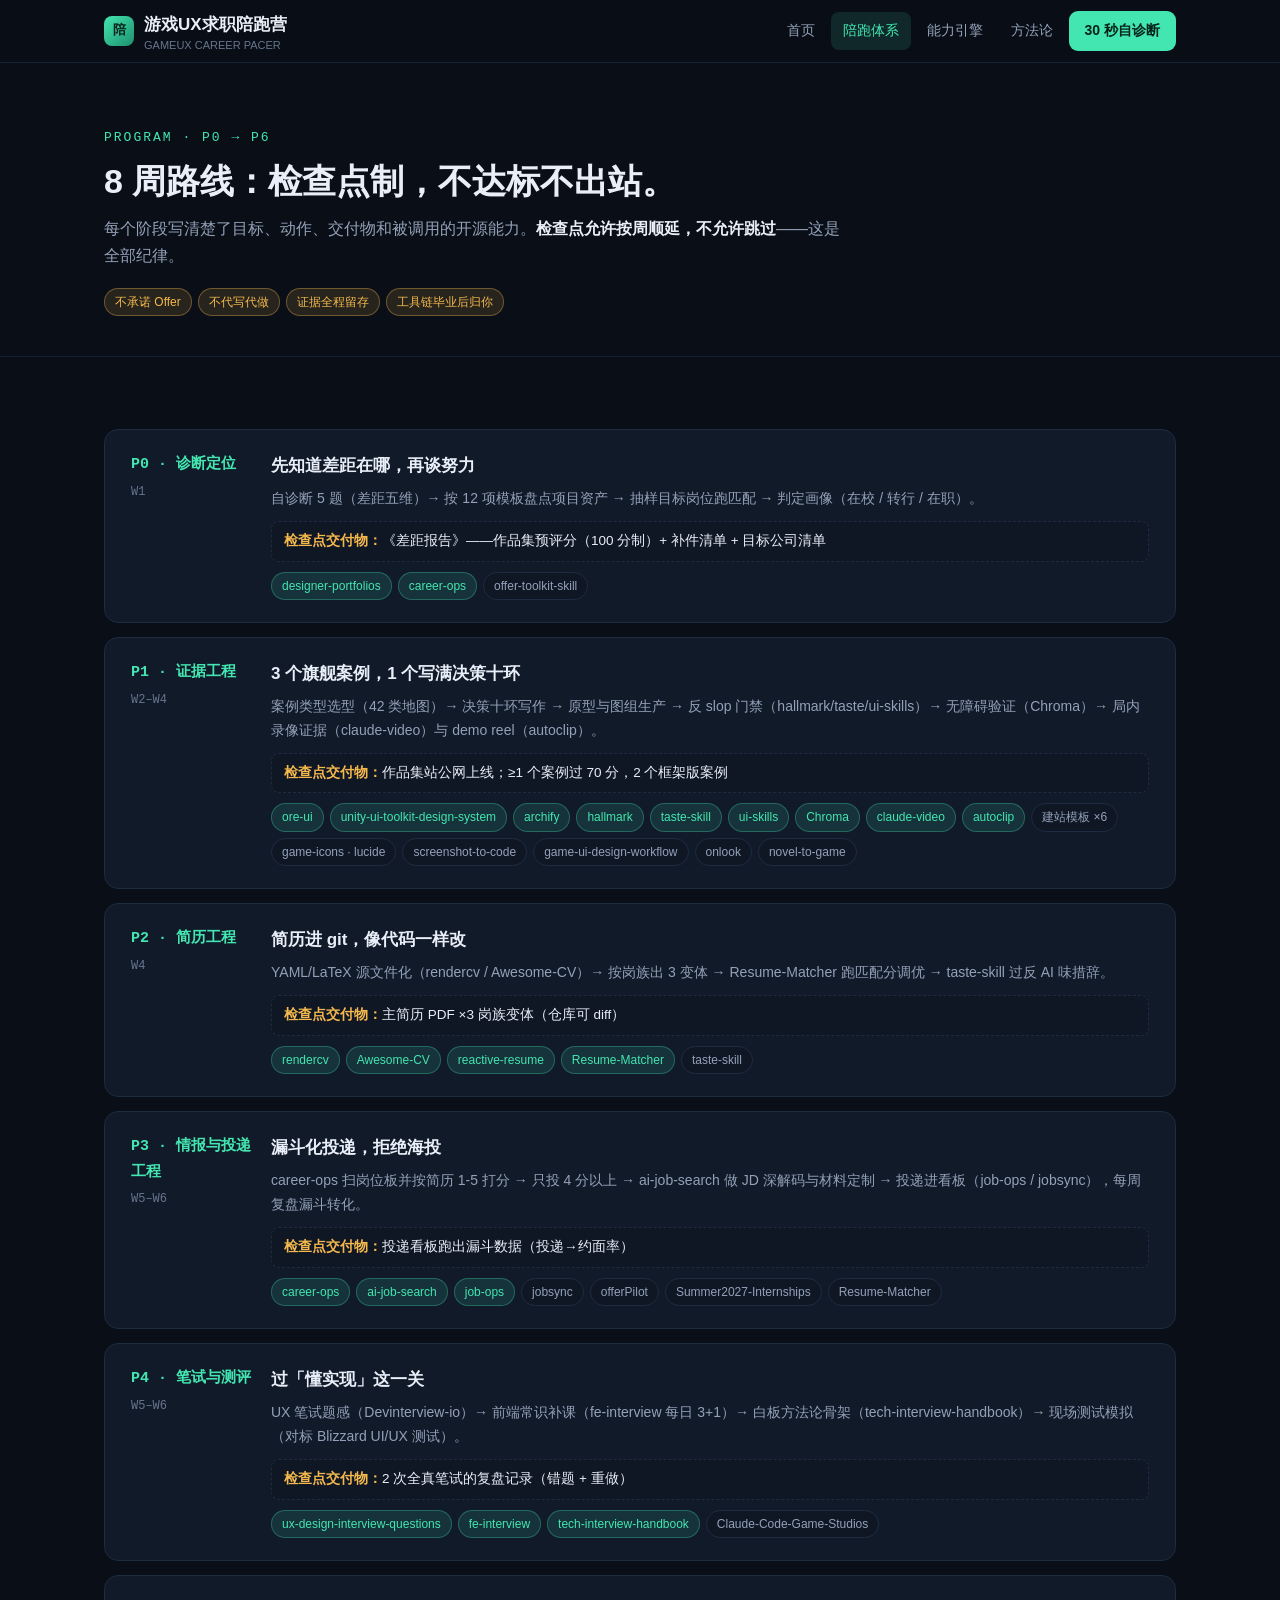
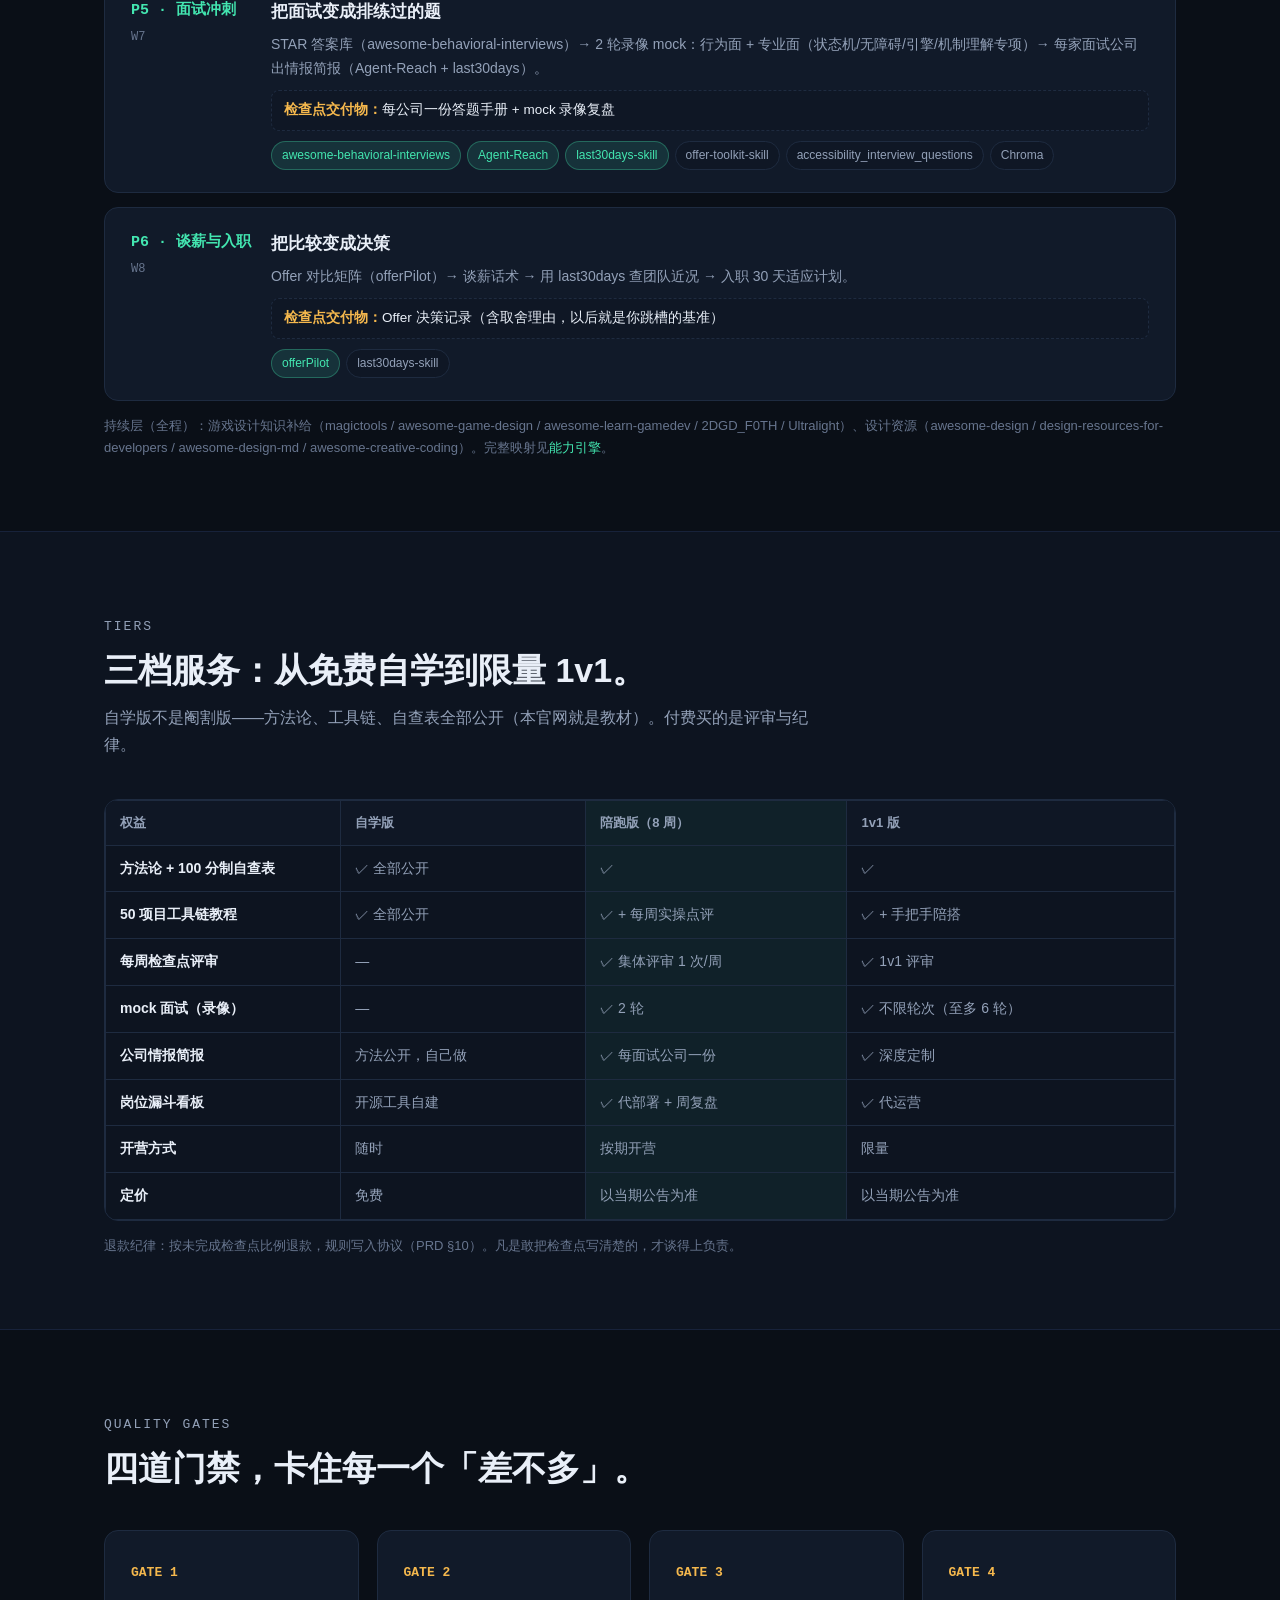
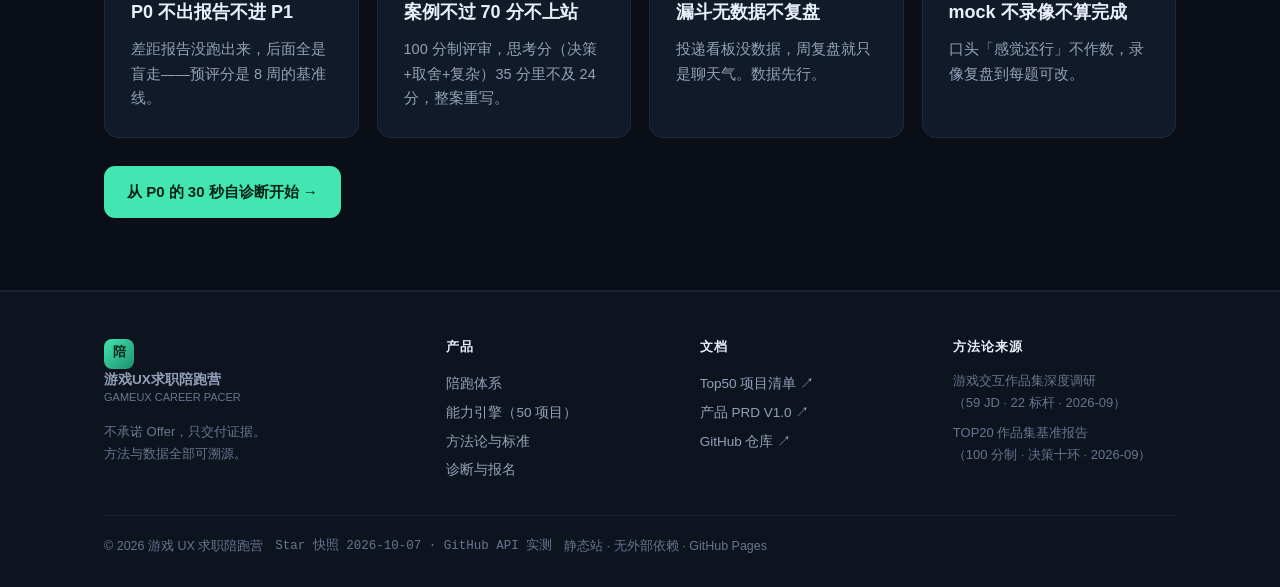
<file: program.html>
<!DOCTYPE html>
<html lang="zh-CN">
<head>
<meta charset="UTF-8">
<meta name="viewport" content="width=device-width, initial-scale=1.0">
<title>陪跑体系 · 8 周 6 阶段 — 游戏UX求职陪跑营</title>
<meta name="description" content="P0 诊断定位 → P1 证据工程 → P2 简历工程 → P3 情报投递 → P4 笔试 → P5 面试冲刺 → P6 谈薪入职。每阶段调用指定开源项目，检查点不通过不进下一阶段。">
<link rel="stylesheet" href="assets/style.css">
</head>
<body>
<a class="skip" href="#main">跳到主要内容</a>

<header class="nav">
  <div class="wrap nav-inner">
    <a class="brand" href="index.html">
      <span class="brand-mark">陪</span>
      <span>游戏UX求职陪跑营<small>GAMEUX CAREER PACER</small></span>
    </a>
    <nav class="nav-links" aria-label="主导航">
      <a href="index.html">首页</a>
      <a class="on" href="program.html">陪跑体系</a>
      <a href="toolkit.html">能力引擎</a>
      <a href="method.html">方法论</a>
      <a class="nav-cta" href="apply.html">30 秒自诊断</a>
    </nav>
    <button class="nav-toggle" aria-expanded="false" aria-controls="navMenu">菜单</button>
  </div>
  <nav class="nav-menu" id="navMenu" aria-label="移动端导航">
    <a href="index.html">首页</a>
    <a class="on" href="program.html">陪跑体系</a>
    <a href="toolkit.html">能力引擎</a>
    <a href="method.html">方法论</a>
    <a href="apply.html">诊断与报名</a>
  </nav>
</header>

<main id="main">
  <section class="sec" style="border-bottom:1px solid var(--line-soft);padding:64px 0 40px">
    <div class="wrap">
      <p class="kicker">PROGRAM · P0 → P6</p>
      <h2>8 周路线：检查点制，不达标不出站。</h2>
      <p style="color:var(--muted);margin-top:12px;max-width:46em">每个阶段写清楚了目标、动作、交付物和被调用的开源能力。<strong style="color:var(--text)">检查点允许按周顺延，不允许跳过</strong>——这是全部纪律。</p>
      <div class="chips" style="margin-top:18px">
        <span class="chip chip-gold">不承诺 Offer</span>
        <span class="chip chip-gold">不代写代做</span>
        <span class="chip chip-gold">证据全程留存</span>
        <span class="chip chip-gold">工具链毕业后归你</span>
      </div>
    </div>
  </section>

  <section class="sec">
    <div class="wrap">
      <div class="timeline">
        <div class="stage">
          <div class="stage-key">P0 · 诊断定位<small>W1</small></div>
          <div>
            <h3>先知道差距在哪，再谈努力</h3>
            <p>自诊断 5 题（差距五维）→ 按 12 项模板盘点项目资产 → 抽样目标岗位跑匹配 → 判定画像（在校 / 转行 / 在职）。</p>
            <div class="deliver"><b>检查点交付物：</b>《差距报告》——作品集预评分（100 分制）+ 补件清单 + 目标公司清单</div>
            <div class="chips"><span class="chip chip-acc">designer-portfolios</span><span class="chip chip-acc">career-ops</span><span class="chip">offer-toolkit-skill</span></div>
          </div>
        </div>
        <div class="stage">
          <div class="stage-key">P1 · 证据工程<small>W2–W4</small></div>
          <div>
            <h3>3 个旗舰案例，1 个写满决策十环</h3>
            <p>案例类型选型（42 类地图）→ 决策十环写作 → 原型与图组生产 → 反 slop 门禁（hallmark/taste/ui-skills）→ 无障碍验证（Chroma）→ 局内录像证据（claude-video）与 demo reel（autoclip）。</p>
            <div class="deliver"><b>检查点交付物：</b>作品集站公网上线；≥1 个案例过 70 分，2 个框架版案例</div>
            <div class="chips"><span class="chip chip-acc">ore-ui</span><span class="chip chip-acc">unity-ui-toolkit-design-system</span><span class="chip chip-acc">archify</span><span class="chip chip-acc">hallmark</span><span class="chip chip-acc">taste-skill</span><span class="chip chip-acc">ui-skills</span><span class="chip chip-acc">Chroma</span><span class="chip chip-acc">claude-video</span><span class="chip chip-acc">autoclip</span><span class="chip">建站模板 ×6</span><span class="chip">game-icons · lucide</span><span class="chip">screenshot-to-code</span><span class="chip">game-ui-design-workflow</span><span class="chip">onlook</span><span class="chip">novel-to-game</span></div>
          </div>
        </div>
        <div class="stage">
          <div class="stage-key">P2 · 简历工程<small>W4</small></div>
          <div>
            <h3>简历进 git，像代码一样改</h3>
            <p>YAML/LaTeX 源文件化（rendercv / Awesome-CV）→ 按岗族出 3 变体 → Resume-Matcher 跑匹配分调优 → taste-skill 过反 AI 味措辞。</p>
            <div class="deliver"><b>检查点交付物：</b>主简历 PDF ×3 岗族变体（仓库可 diff）</div>
            <div class="chips"><span class="chip chip-acc">rendercv</span><span class="chip chip-acc">Awesome-CV</span><span class="chip chip-acc">reactive-resume</span><span class="chip chip-acc">Resume-Matcher</span><span class="chip">taste-skill</span></div>
          </div>
        </div>
        <div class="stage">
          <div class="stage-key">P3 · 情报与投递工程<small>W5–W6</small></div>
          <div>
            <h3>漏斗化投递，拒绝海投</h3>
            <p>career-ops 扫岗位板并按简历 1-5 打分 → 只投 4 分以上 → ai-job-search 做 JD 深解码与材料定制 → 投递进看板（job-ops / jobsync），每周复盘漏斗转化。</p>
            <div class="deliver"><b>检查点交付物：</b>投递看板跑出漏斗数据（投递→约面率）</div>
            <div class="chips"><span class="chip chip-acc">career-ops</span><span class="chip chip-acc">ai-job-search</span><span class="chip chip-acc">job-ops</span><span class="chip">jobsync</span><span class="chip">offerPilot</span><span class="chip">Summer2027-Internships</span><span class="chip">Resume-Matcher</span></div>
          </div>
        </div>
        <div class="stage">
          <div class="stage-key">P4 · 笔试与测评<small>W5–W6</small></div>
          <div>
            <h3>过「懂实现」这一关</h3>
            <p>UX 笔试题感（Devinterview-io）→ 前端常识补课（fe-interview 每日 3+1）→ 白板方法论骨架（tech-interview-handbook）→ 现场测试模拟（对标 Blizzard UI/UX 测试）。</p>
            <div class="deliver"><b>检查点交付物：</b>2 次全真笔试的复盘记录（错题 + 重做）</div>
            <div class="chips"><span class="chip chip-acc">ux-design-interview-questions</span><span class="chip chip-acc">fe-interview</span><span class="chip chip-acc">tech-interview-handbook</span><span class="chip">Claude-Code-Game-Studios</span></div>
          </div>
        </div>
        <div class="stage">
          <div class="stage-key">P5 · 面试冲刺<small>W7</small></div>
          <div>
            <h3>把面试变成排练过的题</h3>
            <p>STAR 答案库（awesome-behavioral-interviews）→ 2 轮录像 mock：行为面 + 专业面（状态机/无障碍/引擎/机制理解专项）→ 每家面试公司出情报简报（Agent-Reach + last30days）。</p>
            <div class="deliver"><b>检查点交付物：</b>每公司一份答题手册 + mock 录像复盘</div>
            <div class="chips"><span class="chip chip-acc">awesome-behavioral-interviews</span><span class="chip chip-acc">Agent-Reach</span><span class="chip chip-acc">last30days-skill</span><span class="chip">offer-toolkit-skill</span><span class="chip">accessibility_interview_questions</span><span class="chip">Chroma</span></div>
          </div>
        </div>
        <div class="stage">
          <div class="stage-key">P6 · 谈薪与入职<small>W8</small></div>
          <div>
            <h3>把比较变成决策</h3>
            <p>Offer 对比矩阵（offerPilot）→ 谈薪话术 → 用 last30days 查团队近况 → 入职 30 天适应计划。</p>
            <div class="deliver"><b>检查点交付物：</b>Offer 决策记录（含取舍理由，以后就是你跳槽的基准）</div>
            <div class="chips"><span class="chip chip-acc">offerPilot</span><span class="chip">last30days-skill</span></div>
          </div>
        </div>
      </div>
      <p class="foot-note">持续层（全程）：游戏设计知识补给（magictools / awesome-game-design / awesome-learn-gamedev / 2DGD_F0TH / Ultralight）、设计资源（awesome-design / design-resources-for-developers / awesome-design-md / awesome-creative-coding）。完整映射见<a href="toolkit.html">能力引擎</a>。</p>
    </div>
  </section>

  <!-- 三档服务 -->
  <section class="sec" style="background:var(--bg-soft)">
    <div class="wrap">
      <div class="sec-head">
        <p class="kicker">TIERS</p>
        <h2>三档服务：从免费自学到限量 1v1。</h2>
        <p>自学版不是阉割版——方法论、工具链、自查表全部公开（本官网就是教材）。付费买的是评审与纪律。</p>
      </div>
      <div class="tbl-wrap">
        <table class="tbl">
          <thead><tr><th style="width:22%">权益</th><th>自学版</th><th class="hl-col">陪跑版（8 周）</th><th>1v1 版</th></tr></thead>
          <tbody>
            <tr><td><b>方法论 + 100 分制自查表</b></td><td>✓ 全部公开</td><td class="hl-col">✓</td><td>✓</td></tr>
            <tr><td><b>50 项目工具链教程</b></td><td>✓ 全部公开</td><td class="hl-col">✓ + 每周实操点评</td><td>✓ + 手把手陪搭</td></tr>
            <tr><td><b>每周检查点评审</b></td><td>—</td><td class="hl-col">✓ 集体评审 1 次/周</td><td>✓ 1v1 评审</td></tr>
            <tr><td><b>mock 面试（录像）</b></td><td>—</td><td class="hl-col">✓ 2 轮</td><td>✓ 不限轮次（至多 6 轮）</td></tr>
            <tr><td><b>公司情报简报</b></td><td>方法公开，自己做</td><td class="hl-col">✓ 每面试公司一份</td><td>✓ 深度定制</td></tr>
            <tr><td><b>岗位漏斗看板</b></td><td>开源工具自建</td><td class="hl-col">✓ 代部署 + 周复盘</td><td>✓ 代运营</td></tr>
            <tr><td><b>开营方式</b></td><td>随时</td><td class="hl-col">按期开营</td><td>限量</td></tr>
            <tr><td><b>定价</b></td><td>免费</td><td class="hl-col">以当期公告为准</td><td>以当期公告为准</td></tr>
          </tbody>
        </table>
      </div>
      <p class="foot-note">退款纪律：按未完成检查点比例退款，规则写入协议（PRD §10）。凡是敢把检查点写清楚的，才谈得上负责。</p>
    </div>
  </section>

  <!-- 门禁 -->
  <section class="sec">
    <div class="wrap">
      <div class="sec-head">
        <p class="kicker">QUALITY GATES</p>
        <h2>四道门禁，卡住每一个「差不多」。</h2>
      </div>
      <div class="grid g4">
        <div class="card"><span class="num-tag">GATE 1</span><h3>P0 不出报告不进 P1</h3><p>差距报告没跑出来，后面全是盲走——预评分是 8 周的基准线。</p></div>
        <div class="card"><span class="num-tag">GATE 2</span><h3>案例不过 70 分不上站</h3><p>100 分制评审，思考分（决策+取舍+复杂）35 分里不及 24 分，整案重写。</p></div>
        <div class="card"><span class="num-tag">GATE 3</span><h3>漏斗无数据不复盘</h3><p>投递看板没数据，周复盘就只是聊天气。数据先行。</p></div>
        <div class="card"><span class="num-tag">GATE 4</span><h3>mock 不录像不算完成</h3><p>口头「感觉还行」不作数，录像复盘到每题可改。</p></div>
      </div>
      <p style="margin-top:28px"><a class="btn btn-primary" href="apply.html">从 P0 的 30 秒自诊断开始 →</a></p>
    </div>
  </section>
</main>

<footer>
  <div class="wrap">
    <div class="foot-grid">
      <div>
        <a class="brand" href="index.html" style="margin-bottom:14px">
          <span class="brand-mark">陪</span>
          <span>游戏UX求职陪跑营<small>GAMEUX CAREER PACER</small></span>
        </a>
        <p>不承诺 Offer，只交付证据。<br>方法与数据全部可溯源。</p>
      </div>
      <div>
        <h4>产品</h4>
        <a href="program.html">陪跑体系</a>
        <a href="toolkit.html">能力引擎（50 项目）</a>
        <a href="method.html">方法论与标准</a>
        <a href="apply.html">诊断与报名</a>
      </div>
      <div>
        <h4>文档</h4>
        <a href="https://github.com/wulinjun007/gameux-career-coach/blob/main/docs/Top50-GitHub项目清单-2026-10-07.md">Top50 项目清单 ↗</a>
        <a href="https://github.com/wulinjun007/gameux-career-coach/blob/main/docs/PRD-游戏UX求职陪跑营-V1.0.md">产品 PRD V1.0 ↗</a>
        <a href="https://github.com/wulinjun007/gameux-career-coach">GitHub 仓库 ↗</a>
      </div>
      <div>
        <h4>方法论来源</h4>
        <p>游戏交互作品集深度调研<br>（59 JD · 22 标杆 · 2026-09）</p>
        <p style="margin-top:8px">TOP20 作品集基准报告<br>（100 分制 · 决策十环 · 2026-09）</p>
      </div>
    </div>
    <div class="foot-base">
      <span>© <span id="yr">2026</span> 游戏 UX 求职陪跑营</span>
      <span class="mono">Star 快照 2026-10-07 · GitHub API 实测</span>
      <span>静态站 · 无外部依赖 · GitHub Pages</span>
    </div>
  </div>
</footer>

<script src="assets/app.js"></script>
</body>
</html>
</file>
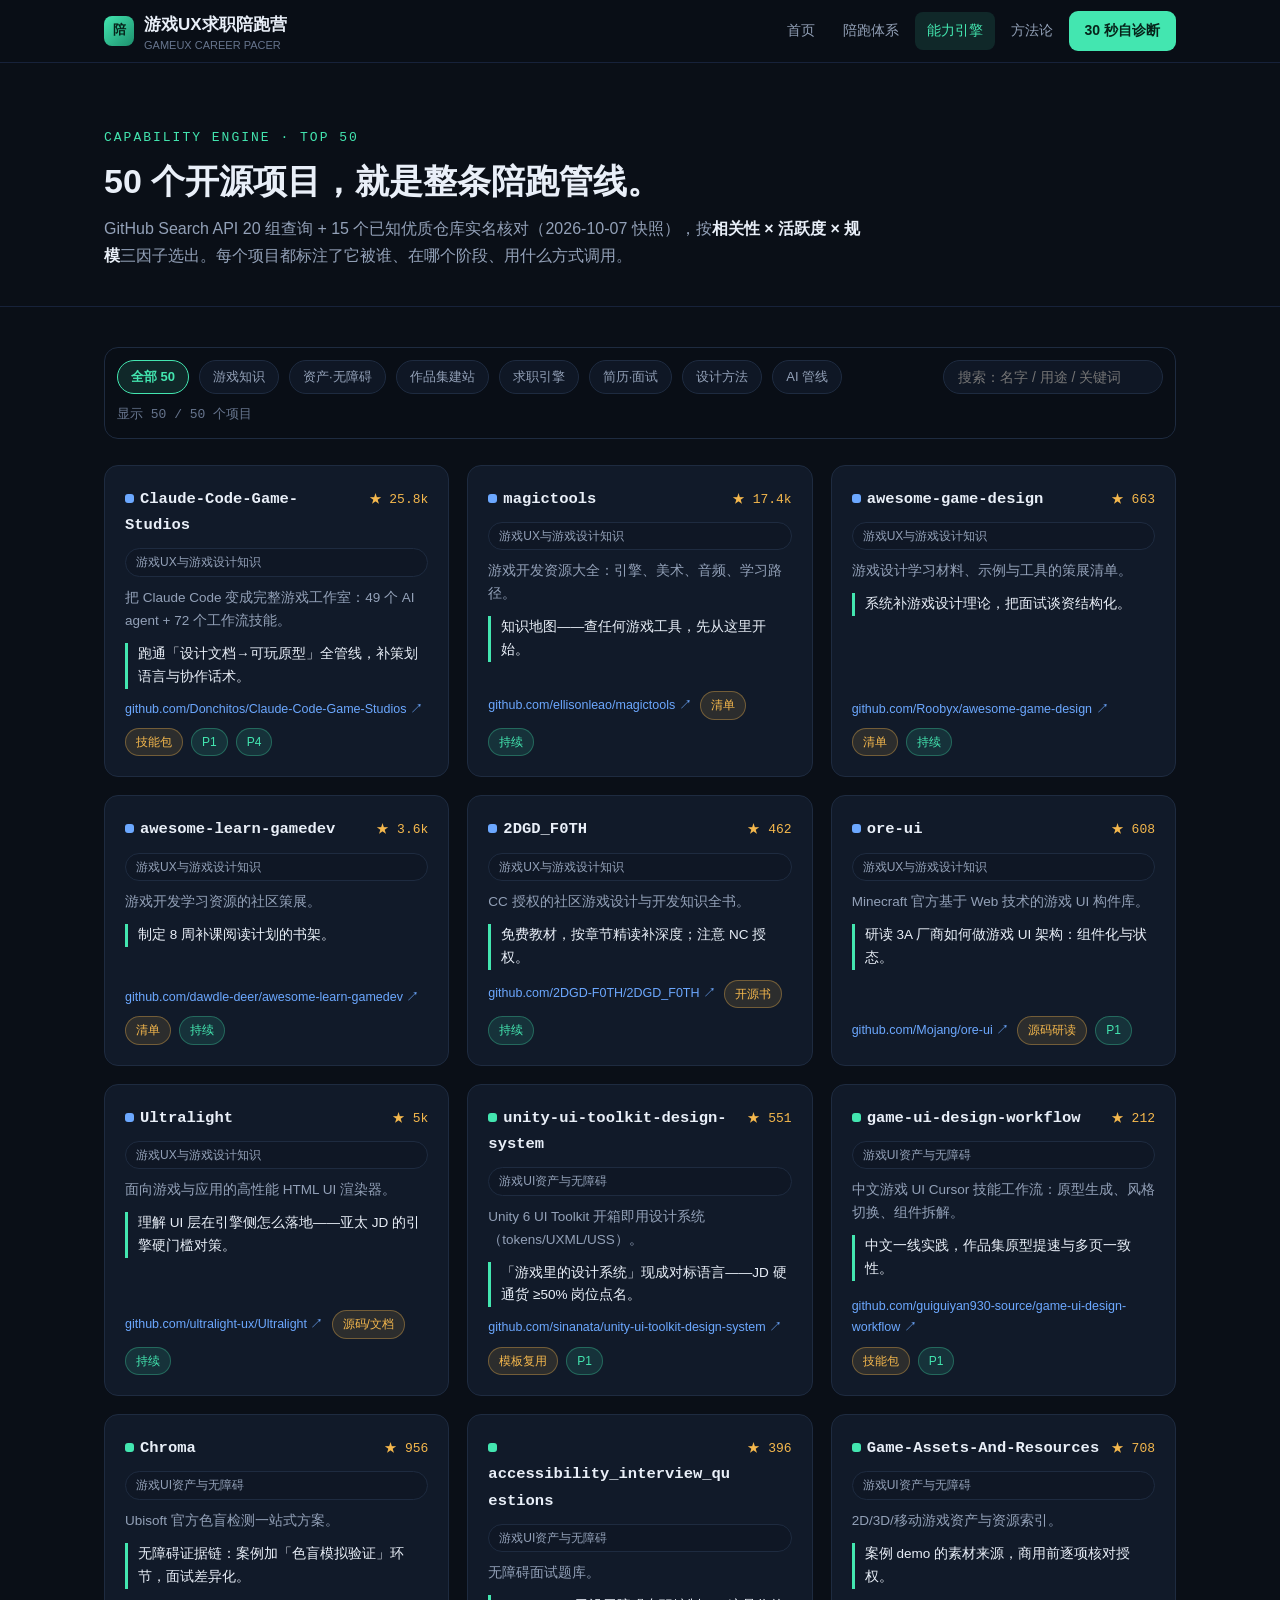
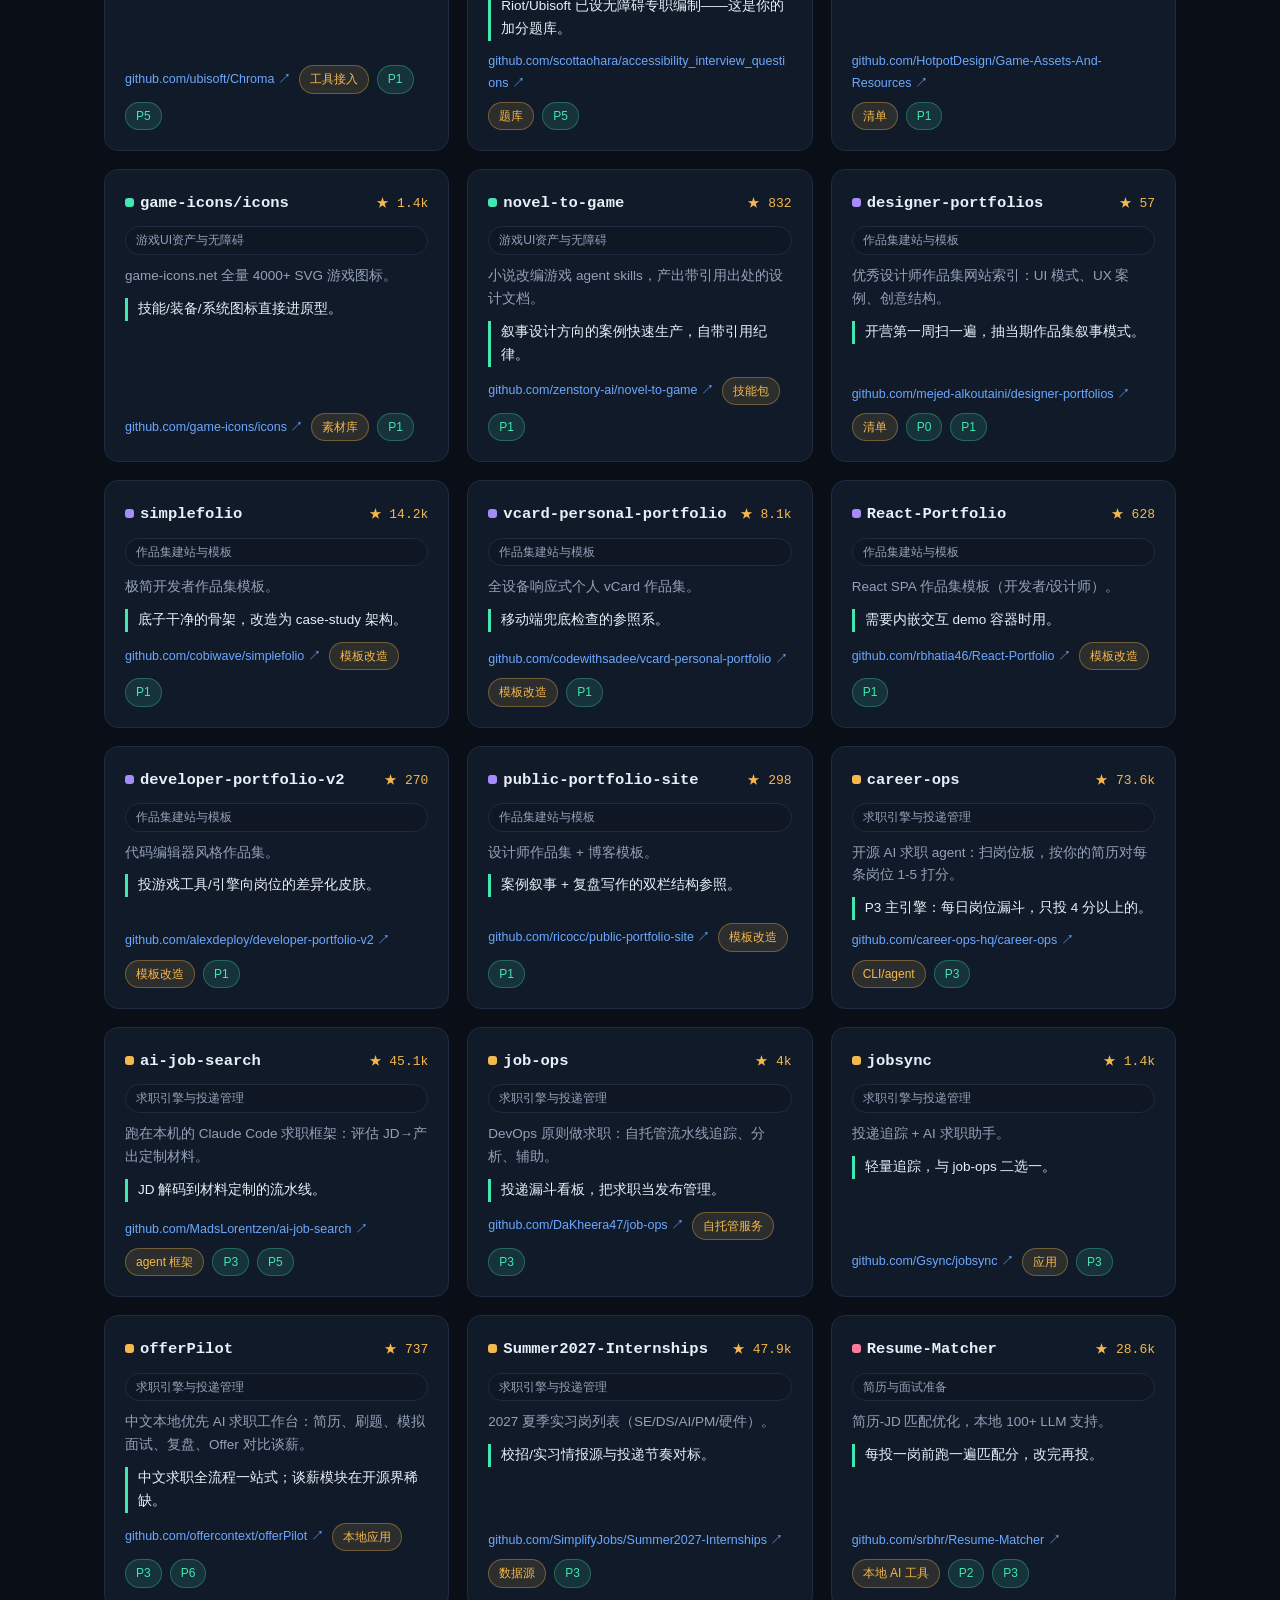
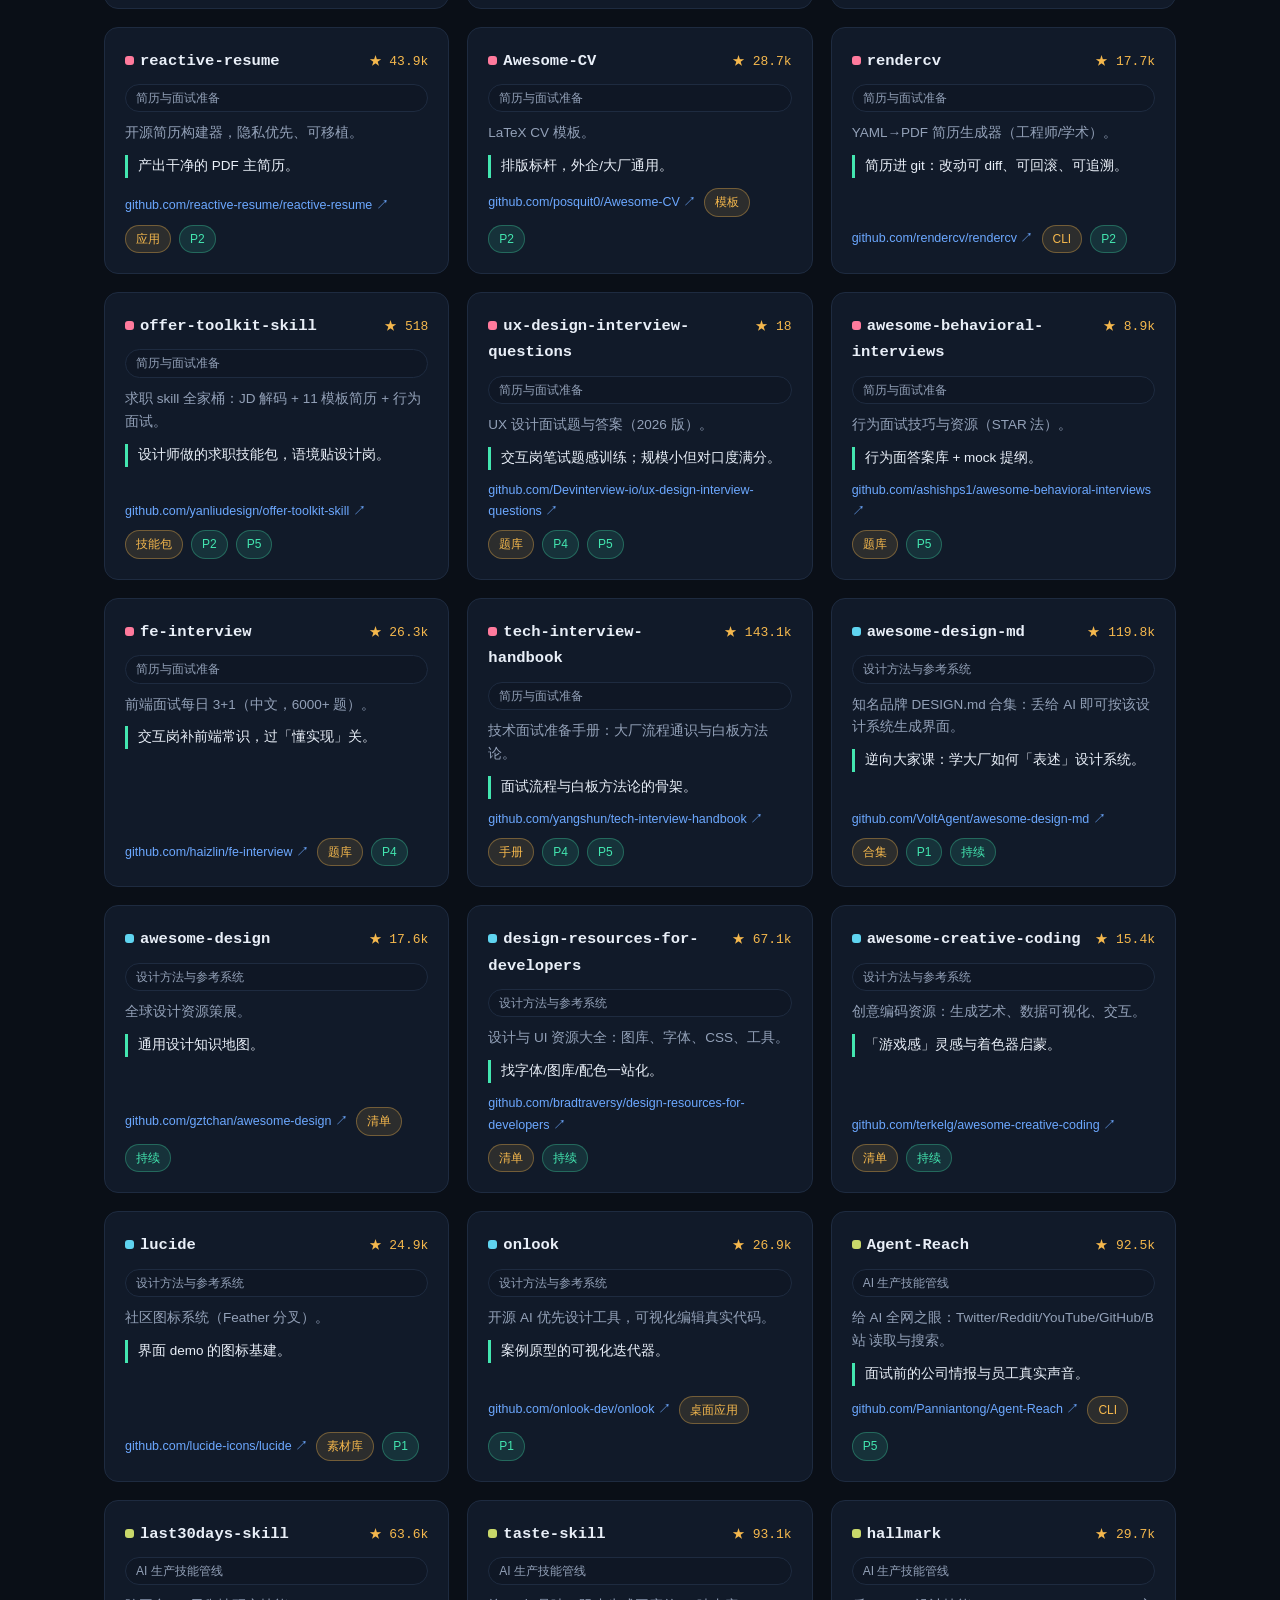
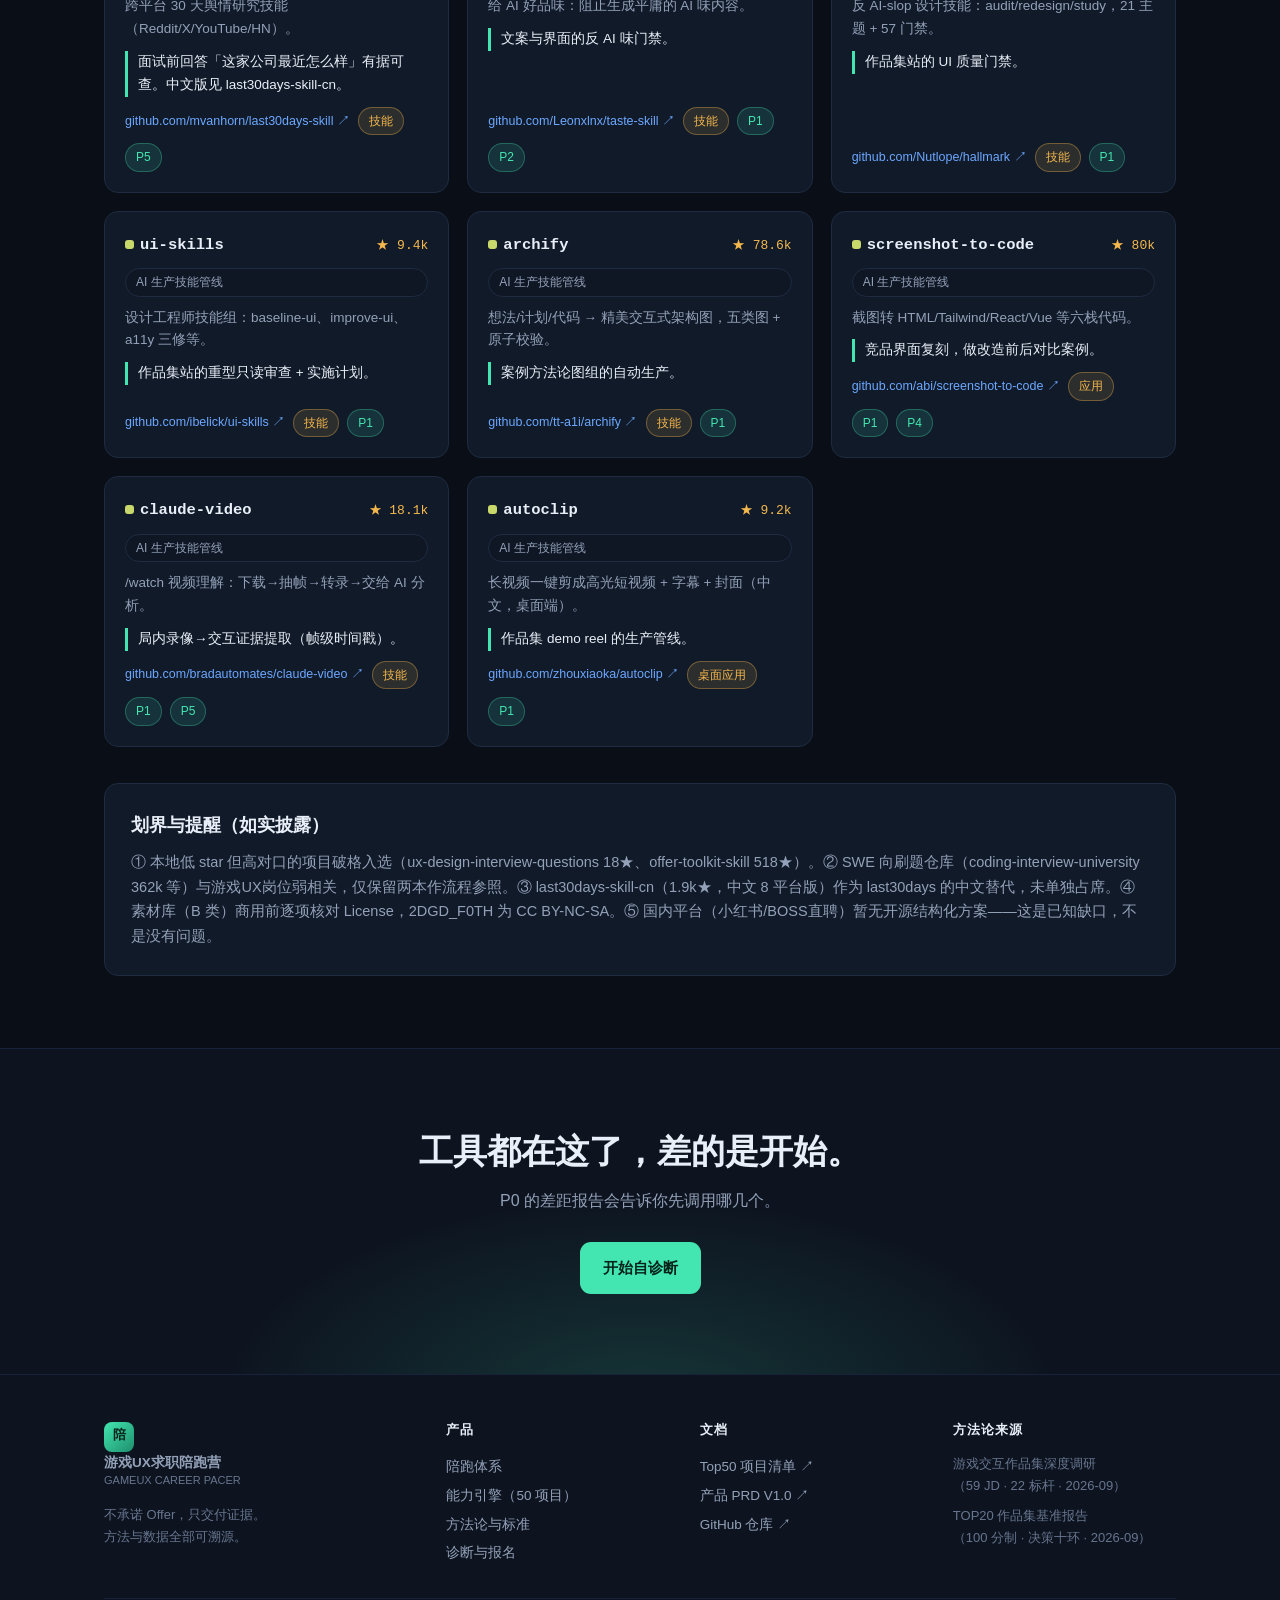
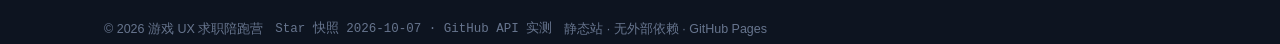
<file: toolkit.html>
<!DOCTYPE html>
<html lang="zh-CN">
<head>
<meta charset="UTF-8">
<meta name="viewport" content="width=device-width, initial-scale=1.0">
<title>能力引擎 · 50 个开源项目 — 游戏UX求职陪跑营</title>
<meta name="description" content="游戏UX求职陪跑营的能力引擎：50 个 GitHub 开源项目，按 7 大类组织，标注 Star 快照、求职用途、调用方式与陪跑阶段。数据快照 2026-10-07。">
<link rel="stylesheet" href="assets/style.css">
</head>
<body>
<a class="skip" href="#main">跳到主要内容</a>

<header class="nav">
  <div class="wrap nav-inner">
    <a class="brand" href="index.html">
      <span class="brand-mark">陪</span>
      <span>游戏UX求职陪跑营<small>GAMEUX CAREER PACER</small></span>
    </a>
    <nav class="nav-links" aria-label="主导航">
      <a href="index.html">首页</a>
      <a href="program.html">陪跑体系</a>
      <a class="on" href="toolkit.html">能力引擎</a>
      <a href="method.html">方法论</a>
      <a class="nav-cta" href="apply.html">30 秒自诊断</a>
    </nav>
    <button class="nav-toggle" aria-expanded="false" aria-controls="navMenu">菜单</button>
  </div>
  <nav class="nav-menu" id="navMenu" aria-label="移动端导航">
    <a href="index.html">首页</a>
    <a href="program.html">陪跑体系</a>
    <a class="on" href="toolkit.html">能力引擎</a>
    <a href="method.html">方法论</a>
    <a href="apply.html">诊断与报名</a>
  </nav>
</header>

<main id="main">
  <section class="sec" style="border-bottom:1px solid var(--line-soft);padding:64px 0 36px">
    <div class="wrap">
      <p class="kicker">CAPABILITY ENGINE · TOP 50</p>
      <h2>50 个开源项目，就是整条陪跑管线。</h2>
      <p style="color:var(--muted);margin-top:12px;max-width:48em">GitHub Search API 20 组查询 + 15 个已知优质仓库实名核对（2026-10-07 快照），按<strong style="color:var(--text)">相关性 × 活跃度 × 规模</strong>三因子选出。每个项目都标注了它被谁、在哪个阶段、用什么方式调用。</p>
    </div>
  </section>

  <section class="sec" style="padding-top:40px">
    <div class="wrap">
      <div class="filter-bar" role="toolbar" aria-label="项目筛选">
        <button class="fbtn on" data-cat="ALL">全部 50</button>
        <button class="fbtn" data-cat="A">游戏知识</button>
        <button class="fbtn" data-cat="B">资产·无障碍</button>
        <button class="fbtn" data-cat="C">作品集建站</button>
        <button class="fbtn" data-cat="D">求职引擎</button>
        <button class="fbtn" data-cat="E">简历·面试</button>
        <button class="fbtn" data-cat="F">设计方法</button>
        <button class="fbtn" data-cat="G">AI 管线</button>
        <div class="search-box"><input id="projSearch" type="search" placeholder="搜索：名字 / 用途 / 关键词" aria-label="搜索项目"></div>
        <span class="count-note" id="countNote"></span>
      </div>
      <div class="grid g3" id="projGrid" aria-live="polite"></div>

      <div class="card" style="margin-top:36px">
        <h3>划界与提醒（如实披露）</h3>
        <p>① 本地低 star 但高对口的项目破格入选（ux-design-interview-questions 18★、offer-toolkit-skill 518★）。② SWE 向刷题仓库（coding-interview-university 362k 等）与游戏UX岗位弱相关，仅保留两本作流程参照。③ last30days-skill-cn（1.9k★，中文 8 平台版）作为 last30days 的中文替代，未单独占席。④ 素材库（B 类）商用前逐项核对 License，2DGD_F0TH 为 CC BY-NC-SA。⑤ 国内平台（小红书/BOSS直聘）暂无开源结构化方案——这是已知缺口，不是没有问题。</p>
      </div>
    </div>
  </section>

  <div class="cta-band">
    <div class="wrap">
      <h2>工具都在这了，差的是开始。</h2>
      <p>P0 的差距报告会告诉你先调用哪几个。</p>
      <a class="btn btn-primary" href="apply.html">开始自诊断</a>
    </div>
  </div>
</main>

<footer>
  <div class="wrap">
    <div class="foot-grid">
      <div>
        <a class="brand" href="index.html" style="margin-bottom:14px">
          <span class="brand-mark">陪</span>
          <span>游戏UX求职陪跑营<small>GAMEUX CAREER PACER</small></span>
        </a>
        <p>不承诺 Offer，只交付证据。<br>方法与数据全部可溯源。</p>
      </div>
      <div>
        <h4>产品</h4>
        <a href="program.html">陪跑体系</a>
        <a href="toolkit.html">能力引擎（50 项目）</a>
        <a href="method.html">方法论与标准</a>
        <a href="apply.html">诊断与报名</a>
      </div>
      <div>
        <h4>文档</h4>
        <a href="https://github.com/wulinjun007/gameux-career-coach/blob/main/docs/Top50-GitHub项目清单-2026-10-07.md">Top50 项目清单 ↗</a>
        <a href="https://github.com/wulinjun007/gameux-career-coach/blob/main/docs/PRD-游戏UX求职陪跑营-V1.0.md">产品 PRD V1.0 ↗</a>
        <a href="https://github.com/wulinjun007/gameux-career-coach">GitHub 仓库 ↗</a>
      </div>
      <div>
        <h4>方法论来源</h4>
        <p>游戏交互作品集深度调研<br>（59 JD · 22 标杆 · 2026-09）</p>
        <p style="margin-top:8px">TOP20 作品集基准报告<br>（100 分制 · 决策十环 · 2026-09）</p>
      </div>
    </div>
    <div class="foot-base">
      <span>© <span id="yr">2026</span> 游戏 UX 求职陪跑营</span>
      <span class="mono">Star 快照 2026-10-07 · GitHub API 实测</span>
      <span>静态站 · 无外部依赖 · GitHub Pages</span>
    </div>
  </div>
</footer>

<script src="data/projects.js"></script>
<script src="assets/app.js"></script>
</body>
</html>
</file>
<file: assets/style.css>
/* 游戏 UX 求职陪跑营 · 深色工程风设计 token */
:root {
  --bg: #0a0f17;
  --bg-soft: #0d1420;
  --card: #111a29;
  --card-2: #0f1725;
  --line: #1e2b40;
  --line-soft: #17223a;
  --text: #e9eff8;
  --muted: #93a1b8;
  --dim: #67758e;
  --acc: #43e6b0;
  --acc-deep: #1fb98a;
  --acc-soft: rgba(67, 230, 176, 0.12);
  --gold: #f5b84d;
  --blue: #6ca8ff;
  --violet: #a78bfa;
  --pink: #ff7a9c;
  --cyan: #5fd4f0;
  --danger: #ff6b6b;
  --radius: 14px;
  --radius-sm: 9px;
  --mono: ui-monospace, "SF Mono", "JetBrains Mono", Menlo, Consolas, monospace;
  --sans: -apple-system, BlinkMacSystemFont, "PingFang SC", "Hiragino Sans GB", "Microsoft YaHei", "Segoe UI", sans-serif;
}
* { box-sizing: border-box; margin: 0; padding: 0; }
[hidden] { display: none !important; }
html { scroll-behavior: auto; -webkit-text-size-adjust: 100%; }
body {
  background: var(--bg);
  color: var(--text);
  font-family: var(--sans);
  font-size: 16px;
  line-height: 1.7;
  min-width: 320px;
}
a { color: var(--acc); text-decoration: none; }
a:hover { text-decoration: underline; }
img, svg { max-width: 100%; }
.wrap { max-width: 1120px; margin: 0 auto; padding: 0 24px; }

/* 跳转链接（可访问性） */
.skip {
  position: absolute; left: -9999px; top: 0; z-index: 200;
  background: var(--acc); color: #06231a; padding: 10px 18px; border-radius: 0 0 8px 0; font-weight: 700;
}
.skip:focus { left: 0; }

/* ===== 导航 ===== */
.nav {
  position: sticky; top: 0; z-index: 100;
  background: rgba(10, 15, 23, 0.94);
  border-bottom: 1px solid var(--line-soft);
}
.nav-inner { display: flex; align-items: center; gap: 20px; height: 62px; }
.brand { display: flex; align-items: center; gap: 10px; color: var(--text); font-weight: 800; font-size: 17px; white-space: nowrap; flex: none; }
.brand:hover { text-decoration: none; }
.brand-mark {
  width: 30px; height: 30px; border-radius: 8px; flex: none;
  background: linear-gradient(135deg, var(--acc), #1d8f6d);
  color: #06231a; display: flex; align-items: center; justify-content: center;
  font-family: var(--mono); font-weight: 800; font-size: 13px;
}
.brand small { color: var(--dim); font-weight: 500; font-size: 11px; display: block; line-height: 1.1; }
.nav-links { display: flex; gap: 4px; margin-left: auto; align-items: center; }
.nav-links a {
  color: var(--muted); font-size: 14px; padding: 7px 12px; border-radius: 8px; white-space: nowrap; flex: none;
}
.nav-links a:hover { color: var(--text); background: var(--card); text-decoration: none; }
.nav-links a.on { color: var(--acc); background: var(--acc-soft); }
.nav-cta {
  background: var(--acc); color: #06231a !important; font-weight: 700; padding: 8px 16px !important;
  border-radius: 9px !important;
}
.nav-cta:hover { background: #5ff0c2; }
.nav-toggle {
  display: none; margin-left: auto; background: var(--card); border: 1px solid var(--line);
  color: var(--text); font-size: 15px; padding: 8px 14px; border-radius: 9px; cursor: pointer;
}
.nav-menu { display: none; border-top: 1px solid var(--line-soft); padding: 10px 24px 16px; }
.nav-menu a { display: block; padding: 10px 6px; color: var(--muted); border-bottom: 1px solid var(--line-soft); }
.nav-menu a.on { color: var(--acc); }
.nav-menu.open { display: block; }

/* ===== Hero ===== */
.hero {
  position: relative; overflow: hidden;
  border-bottom: 1px solid var(--line-soft);
  background:
    radial-gradient(720px 340px at 82% -10%, rgba(167, 139, 250, 0.16), transparent 60%),
    radial-gradient(860px 420px at 12% 0%, rgba(67, 230, 176, 0.14), transparent 60%),
    var(--bg);
}
.hero::before {
  content: ""; position: absolute; inset: 0; pointer-events: none;
  background-image: linear-gradient(var(--line-soft) 1px, transparent 1px), linear-gradient(90deg, var(--line-soft) 1px, transparent 1px);
  background-size: 56px 56px; opacity: 0.35;
  -webkit-mask-image: linear-gradient(#000 30%, transparent 85%); mask-image: linear-gradient(#000 30%, transparent 85%);
}
.hero-inner { position: relative; padding: 84px 0 64px; display: grid; grid-template-columns: minmax(0, 1.15fr) minmax(0, 0.85fr); gap: 48px; align-items: center; }
.eyebrow {
  display: inline-flex; align-items: center; gap: 8px; font-size: 13px; color: var(--acc);
  background: var(--acc-soft); border: 1px solid rgba(67, 230, 176, 0.3);
  padding: 5px 12px; border-radius: 999px; margin-bottom: 22px; white-space: nowrap;
}
.eyebrow .dot { width: 7px; height: 7px; border-radius: 50%; background: var(--acc); }
h1 { font-size: clamp(32px, 4.6vw, 52px); line-height: 1.22; letter-spacing: 0.5px; font-weight: 800; }
h1 .hl { color: var(--acc); position: relative; }
h1 .hl::after {
  content: ""; position: absolute; left: 0; right: 0; bottom: 4px; height: 8px;
  background: var(--acc-soft); z-index: -1; border-radius: 3px;
}
.hero-sub { color: var(--muted); font-size: 17px; margin: 20px 0 30px; max-width: 34em; }
.hero-sub strong { color: var(--text); }
.hero-actions { display: flex; gap: 14px; flex-wrap: wrap; }
.btn {
  display: inline-flex; align-items: center; gap: 8px; padding: 12px 22px; border-radius: 11px;
  font-weight: 700; font-size: 15px; border: 1px solid transparent; cursor: pointer; white-space: nowrap;
}
.btn:hover { text-decoration: none; }
.btn-primary { background: var(--acc); color: #06231a; }
.btn-primary:hover { background: #5ff0c2; }
.btn-ghost { border-color: var(--line); color: var(--text); background: var(--card-2); }
.btn-ghost:hover { border-color: var(--acc); color: var(--acc); }
.hero-note { margin-top: 18px; font-size: 13px; color: var(--dim); }
.hero-visual { min-width: 0; }

/* 数据带 */
.band { border-bottom: 1px solid var(--line-soft); background: var(--bg-soft); }
.band-inner { display: grid; grid-template-columns: repeat(5, minmax(0, 1fr)); }
.stat { padding: 22px 12px; text-align: center; border-left: 1px solid var(--line-soft); min-width: 0; }
.stat:first-child { border-left: 0; }
.stat b { display: block; font-size: 26px; font-family: var(--mono); color: var(--acc); font-weight: 800; }
.stat span { font-size: 13px; color: var(--muted); }

/* ===== 通用 Section ===== */
section.sec { padding: 72px 0; border-bottom: 1px solid var(--line-soft); }
.sec-head { max-width: 720px; margin-bottom: 40px; }
.kicker { font-family: var(--mono); font-size: 13px; color: var(--acc); letter-spacing: 2px; margin-bottom: 10px; }
h2 { font-size: clamp(24px, 3vw, 34px); line-height: 1.3; font-weight: 800; }
.sec-head p { color: var(--muted); margin-top: 12px; }
.grid { display: grid; gap: 18px; }
.g3 { grid-template-columns: repeat(3, minmax(0, 1fr)); }
.g2 { grid-template-columns: repeat(2, minmax(0, 1fr)); }
.g4 { grid-template-columns: repeat(4, minmax(0, 1fr)); }
.card {
  background: var(--card); border: 1px solid var(--line); border-radius: var(--radius);
  padding: 26px; min-width: 0;
}
.card h3 { font-size: 18px; margin-bottom: 10px; }
.card p { color: var(--muted); font-size: 14.5px; }
.num-tag {
  font-family: var(--mono); font-size: 13px; font-weight: 800; color: var(--gold);
  display: inline-block; margin-bottom: 12px;
}
.chip {
  display: inline-block; font-size: 12px; padding: 3px 10px; border-radius: 999px;
  background: var(--card-2); border: 1px solid var(--line); color: var(--muted); white-space: nowrap;
}
.chip-acc { background: var(--acc-soft); border-color: rgba(67, 230, 176, 0.3); color: var(--acc); }
.chip-gold { background: rgba(245, 184, 77, 0.12); border-color: rgba(245, 184, 77, 0.35); color: var(--gold); }

/* 数据条（市场空白证据） */
.bars { display: grid; gap: 18px; margin-top: 8px; }
.bar-row { display: grid; grid-template-columns: 150px minmax(0, 1fr) 92px; gap: 14px; align-items: center; font-size: 14px; }
.bar-row .label { color: var(--muted); white-space: nowrap; }
.bar-track { background: var(--card-2); border: 1px solid var(--line-soft); border-radius: 999px; height: 22px; overflow: hidden; min-width: 0; }
.bar-fill { height: 100%; border-radius: 999px; background: linear-gradient(90deg, var(--acc-deep), var(--acc)); }
.bar-fill.low { background: linear-gradient(90deg, #a33a3a, var(--danger)); }
.bar-fill.mid { background: linear-gradient(90deg, #946f2e, var(--gold)); }
.bar-val { font-family: var(--mono); color: var(--text); font-size: 13px; text-align: right; white-space: nowrap; }
.foot-note { font-size: 13px; color: var(--dim); margin-top: 14px; }

/* 阶段时间线 */
.timeline { display: grid; gap: 14px; }
.stage {
  display: grid; grid-template-columns: 120px minmax(0, 1fr); gap: 20px;
  background: var(--card); border: 1px solid var(--line); border-radius: var(--radius); padding: 22px 26px;
}
.stage-key { font-family: var(--mono); color: var(--acc); font-weight: 800; font-size: 15px; }
.stage-key small { display: block; color: var(--dim); font-weight: 500; font-size: 12px; margin-top: 4px; }
.stage h3 { font-size: 17px; margin-bottom: 6px; }
.stage p { color: var(--muted); font-size: 14px; margin-bottom: 10px; }
.stage .deliver { font-size: 13.5px; color: var(--text); background: var(--card-2); border: 1px dashed var(--line); border-radius: 8px; padding: 8px 12px; margin-bottom: 10px; }
.stage .deliver b { color: var(--gold); font-weight: 700; }
.chips { display: flex; flex-wrap: wrap; gap: 6px; }

/* 项目卡 */
.proj {
  background: var(--card); border: 1px solid var(--line); border-radius: var(--radius);
  padding: 20px; display: flex; flex-direction: column; gap: 10px; min-width: 0;
}
.proj-top { display: flex; align-items: baseline; gap: 10px; }
.proj-top h3 { font-size: 15.5px; font-family: var(--mono); font-weight: 700; min-width: 0; overflow-wrap: anywhere; }
.stars { margin-left: auto; color: var(--gold); font-family: var(--mono); font-size: 13px; white-space: nowrap; flex: none; }
.proj .desc { color: var(--muted); font-size: 13.5px; }
.proj .use { font-size: 13.5px; color: var(--text); border-left: 3px solid var(--acc); padding-left: 10px; }
.proj-links { display: flex; align-items: center; gap: 8px; margin-top: auto; flex-wrap: wrap; }
.proj-links a.gh { font-size: 12.5px; color: var(--blue); overflow-wrap: anywhere; }
.cat-dot { display: inline-block; width: 9px; height: 9px; border-radius: 3px; margin-right: 6px; vertical-align: baseline; }

/* 工具库筛选器 */
.filter-bar {
  display: flex; flex-wrap: wrap; gap: 10px; align-items: center; margin-bottom: 26px;
  position: sticky; top: 62px; z-index: 50; background: rgba(10, 15, 23, 0.97);
  border: 1px solid var(--line); border-radius: var(--radius); padding: 12px;
}
.fbtn {
  background: var(--card-2); border: 1px solid var(--line); color: var(--muted);
  font-size: 13px; padding: 7px 13px; border-radius: 999px; cursor: pointer; white-space: nowrap; flex: none;
}
.fbtn:hover { color: var(--text); border-color: var(--acc); }
.fbtn.on { background: var(--acc-soft); border-color: var(--acc); color: var(--acc); font-weight: 700; }
.search-box { margin-left: auto; min-width: 0; }
.search-box input {
  background: var(--card-2); border: 1px solid var(--line); color: var(--text);
  padding: 8px 14px; border-radius: 999px; font-size: 14px; width: 220px; max-width: 100%; outline: none;
}
.search-box input:focus { border-color: var(--acc); }
.count-note { color: var(--dim); font-size: 13px; font-family: var(--mono); }

/* 表格 */
.tbl { width: 100%; border-collapse: collapse; font-size: 14px; }
.tbl th, .tbl td { border: 1px solid var(--line); padding: 11px 14px; text-align: left; vertical-align: top; }
.tbl th { background: var(--card-2); color: var(--muted); font-weight: 600; font-size: 13px; white-space: nowrap; }
.tbl td { color: var(--muted); min-width: 0; }
.tbl td b, .tbl td strong { color: var(--text); }
.tbl .hl-col { background: rgba(67, 230, 176, 0.06); }
.tbl-wrap { overflow-x: auto; border-radius: var(--radius); border: 1px solid var(--line); }
.tbl-wrap .tbl { border: 0; }

/* 十环 */
.loop-grid { display: grid; grid-template-columns: repeat(5, minmax(0, 1fr)); gap: 12px; }
.loop {
  background: var(--card); border: 1px solid var(--line); border-radius: var(--radius-sm);
  padding: 16px 14px; min-width: 0;
}
.loop b { font-family: var(--mono); color: var(--acc); font-size: 13px; display: block; margin-bottom: 6px; }
.loop span { font-size: 13px; color: var(--muted); line-height: 1.5; display: block; }

/* FAQ */
.faq details { background: var(--card); border: 1px solid var(--line); border-radius: var(--radius-sm); margin-bottom: 12px; }
.faq summary { cursor: pointer; padding: 16px 20px; font-weight: 600; font-size: 15px; color: var(--text); list-style: none; }
.faq summary::before { content: "▸ "; color: var(--acc); font-family: var(--mono); }
.faq details[open] summary::before { content: "▾ "; }
.faq details p { padding: 0 20px 18px 38px; color: var(--muted); font-size: 14.5px; }

/* 自诊断 */
.diag { display: grid; gap: 16px; }
.q { background: var(--card); border: 1px solid var(--line); border-radius: var(--radius); padding: 20px 24px; }
.q h3 { font-size: 15.5px; margin-bottom: 4px; }
.q p { font-size: 13px; color: var(--dim); margin-bottom: 12px; }
.opts { display: flex; gap: 8px; flex-wrap: wrap; }
.opt { position: relative; }
.opt input { position: absolute; opacity: 0; }
.opt label {
  display: inline-block; padding: 7px 14px; border-radius: 999px; border: 1px solid var(--line);
  background: var(--card-2); color: var(--muted); font-size: 13px; cursor: pointer; white-space: nowrap;
}
.opt input:checked + label { background: var(--acc-soft); border-color: var(--acc); color: var(--acc); font-weight: 700; }
.opt input:focus-visible + label { outline: 2px solid var(--acc); outline-offset: 2px; }
.diag-result { border-radius: var(--radius); padding: 26px; border: 1px solid var(--line); background: var(--card-2); }
.diag-result .tier { font-size: 22px; font-weight: 800; margin-bottom: 8px; }
.diag-result .tier.t0 { color: var(--danger); }
.diag-result .tier.t1 { color: var(--gold); }
.diag-result .tier.t2 { color: var(--acc); }
.diag-result p { color: var(--muted); font-size: 14.5px; }
.dim-bars { margin-top: 16px; display: grid; gap: 10px; }
.dim-bar { display: grid; grid-template-columns: 130px minmax(0, 1fr); gap: 12px; align-items: center; font-size: 13px; color: var(--muted); }

/* 表单 */
.form { display: grid; gap: 16px; }
.field label { display: block; font-size: 13.5px; color: var(--muted); margin-bottom: 6px; }
.field input, .field select, .field textarea {
  width: 100%; background: var(--card-2); border: 1px solid var(--line); color: var(--text);
  border-radius: 10px; padding: 11px 14px; font-size: 15px; font-family: var(--sans); outline: none;
}
.field input:focus, .field select:focus, .field textarea:focus { border-color: var(--acc); }
.field textarea { min-height: 110px; resize: vertical; }
.form-note { font-size: 12.5px; color: var(--dim); }
.form-done {
  background: rgba(67, 230, 176, 0.08); border: 1px solid rgba(67, 230, 176, 0.35); color: var(--text);
  border-radius: var(--radius-sm); padding: 16px 18px; font-size: 14.5px;
}
.form-done b { color: var(--acc); }

/* CTA 区 */
.cta-band {
  text-align: center; padding: 80px 0;
  background: radial-gradient(600px 300px at 50% 110%, rgba(67, 230, 176, 0.16), transparent 70%), var(--bg-soft);
}
.cta-band h2 { margin-bottom: 14px; }
.cta-band p { color: var(--muted); margin-bottom: 28px; }

/* 页脚 */
footer { border-top: 1px solid var(--line-soft); background: var(--bg-soft); padding: 44px 0 30px; }
.foot-grid { display: grid; grid-template-columns: minmax(0, 1.4fr) repeat(3, minmax(0, 1fr)); gap: 30px; margin-bottom: 30px; }
.foot-grid h4 { font-size: 13px; color: var(--text); margin-bottom: 12px; letter-spacing: 1px; }
.foot-grid a { display: block; color: var(--muted); font-size: 13.5px; padding: 3px 0; }
.foot-grid p { color: var(--dim); font-size: 13px; }
.foot-base { border-top: 1px solid var(--line-soft); padding-top: 20px; display: flex; flex-wrap: wrap; gap: 12px; color: var(--dim); font-size: 12.5px; }
.foot-base .mono { font-family: var(--mono); }

/* ===== 响应式 ===== */
@media (max-width: 960px) {
  .hero-inner { grid-template-columns: 1fr; padding: 60px 0 48px; }
  .hero-visual { max-width: 560px; }
  .band-inner { grid-template-columns: repeat(3, minmax(0, 1fr)); }
  .stat { border-left: 0; border-top: 1px solid var(--line-soft); }
  .stat:nth-child(-n+3) { border-top: 0; }
  .g3, .g4 { grid-template-columns: repeat(2, minmax(0, 1fr)); }
  .loop-grid { grid-template-columns: repeat(3, minmax(0, 1fr)); }
  .foot-grid { grid-template-columns: repeat(2, minmax(0, 1fr)); }
}
@media (max-width: 700px) {
  .nav-links { display: none; }
  .nav-toggle { display: block; }
  .g2, .g3, .g4 { grid-template-columns: 1fr; }
  .band-inner { grid-template-columns: repeat(2, minmax(0, 1fr)); }
  .loop-grid { grid-template-columns: repeat(2, minmax(0, 1fr)); }
  .stage { grid-template-columns: 1fr; gap: 8px; }
  .bar-row { grid-template-columns: 110px minmax(0, 1fr) 74px; font-size: 13px; }
  .search-box { margin-left: 0; width: 100%; }
  .search-box input { width: 100%; }
  .foot-grid { grid-template-columns: 1fr; }
}
@media (prefers-reduced-motion: reduce) {
  * { animation: none !important; transition: none !important; }
}
</file>
